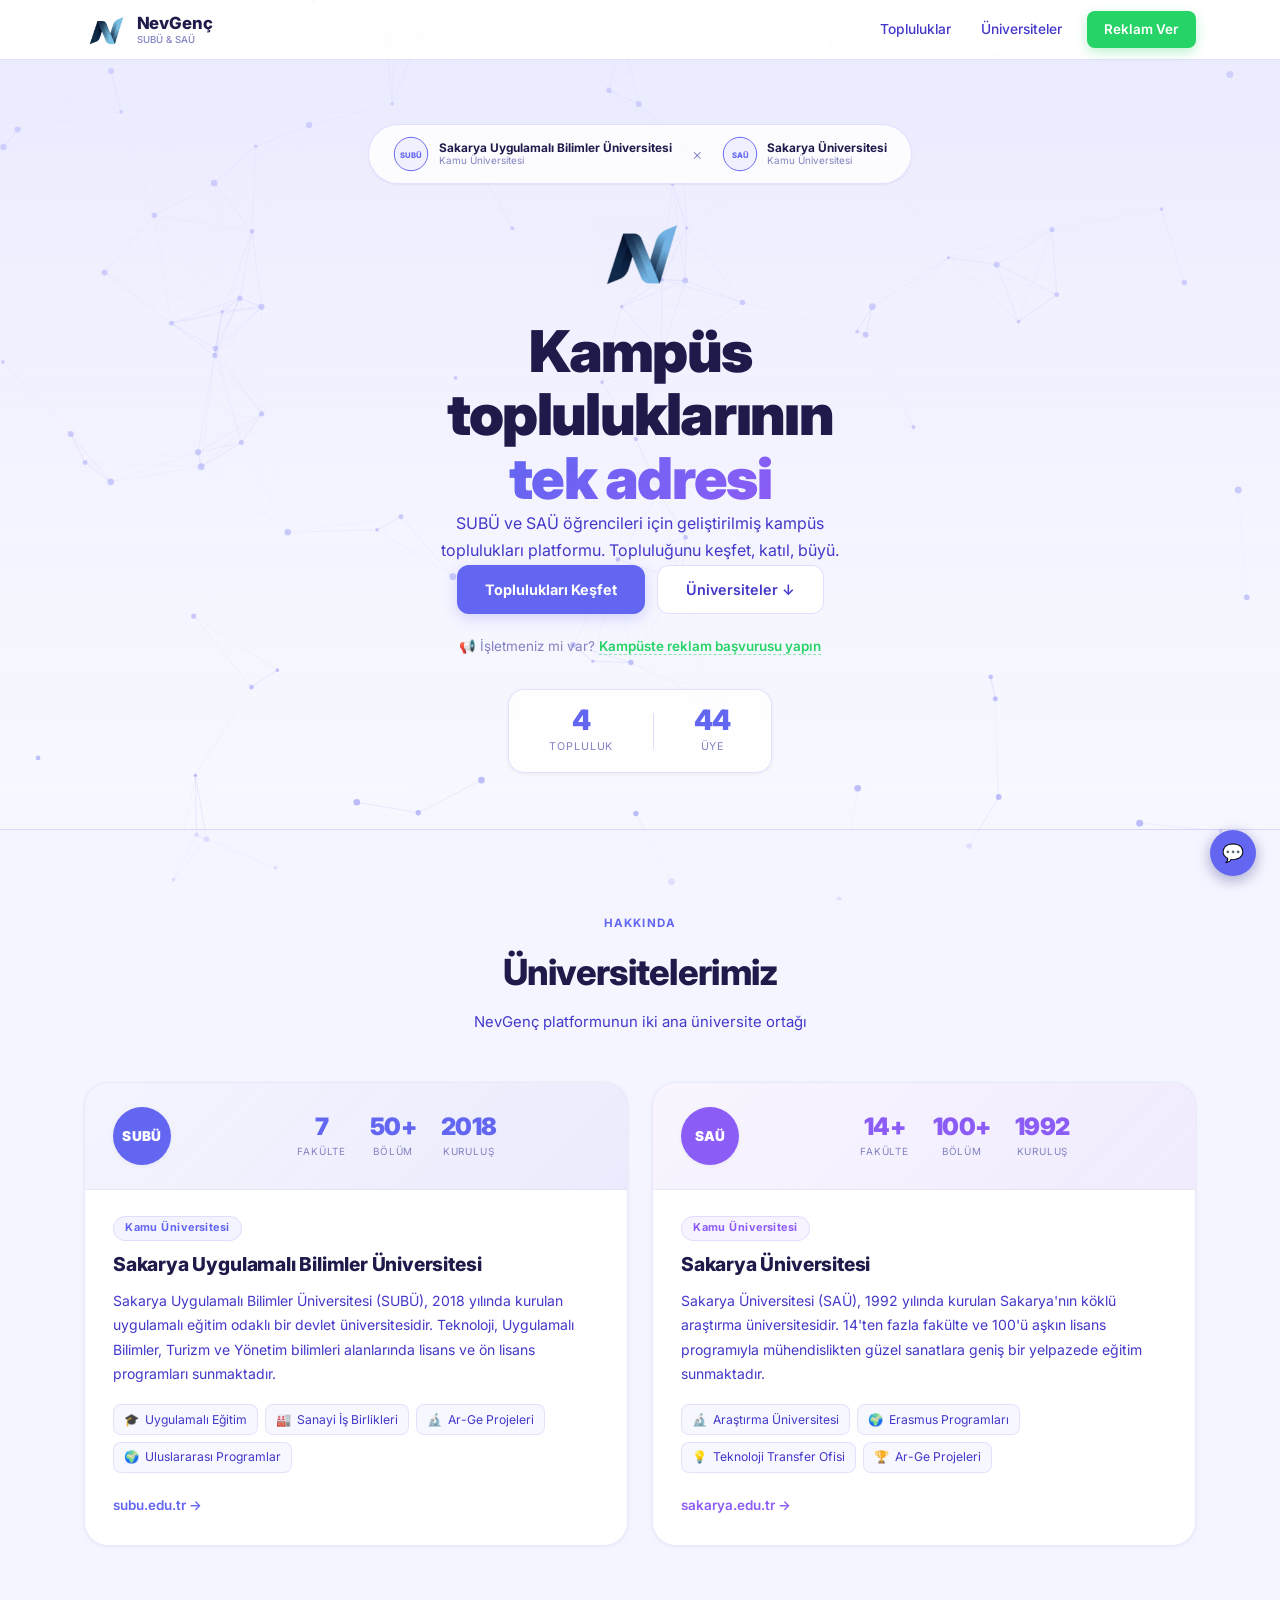
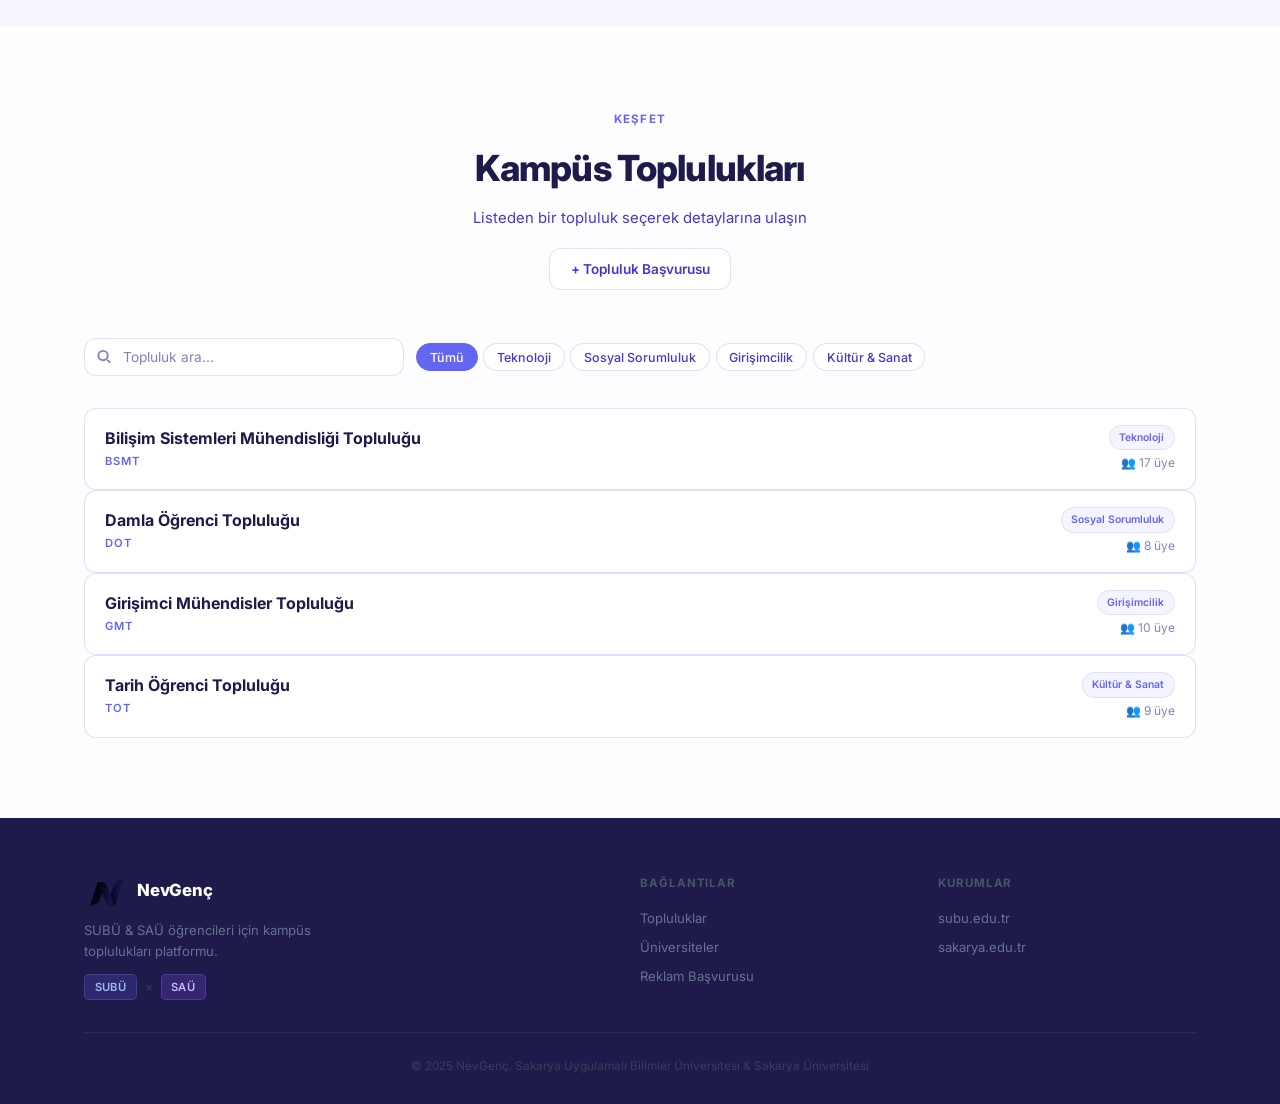
<file: index.html>
<!DOCTYPE html>
<html lang="tr">
<head>
  <meta charset="UTF-8" />
  <meta name="viewport" content="width=device-width, initial-scale=1.0" />
  <title>NevGenç — SUBÜ & SAÜ Kampüs Platformu</title>
  <meta name="description" content="NevGenç — SUBÜ ve SAÜ öğrencileri için topluluk, etkinlik ve indirim platformu." />
  <meta name="robots" content="index, follow" />
  <link rel="canonical" href="https://nevgenc.com/" />
  <meta property="og:title" content="NevGenç — Kampüs Topluluklarının Tek Adresi" />
  <meta property="og:description" content="SUBÜ ve SAÜ öğrencileri için topluluklar, etkinlikler ve belediye fırsatları." />
  <meta property="og:image" content="https://nevgenc.com/logomuz.png" />
  <meta property="og:type" content="website" />
  <meta name="twitter:card" content="summary_large_image" />
  <meta name="twitter:title" content="NevGenç — Kampüs Platformu" />
  <meta name="twitter:image" content="https://nevgenc.com/logomuz.png" />
  <link rel="icon" type="image/png" href="favicon.png" />
  <link rel="preconnect" href="https://fonts.googleapis.com" />
  <link rel="preconnect" href="https://fonts.gstatic.com" crossorigin />
  <link rel="preload" href="https://fonts.googleapis.com/css2?family=Inter:wght@400;600;700;800&display=swap"
        as="style" onload="this.rel='stylesheet'" />
  <noscript>
    <link href="https://fonts.googleapis.com/css2?family=Inter:wght@400;600;700;800&display=swap" rel="stylesheet" />
  </noscript>
  <link rel="stylesheet" href="style.css" />
  <script>(function(){var t=localStorage.getItem('ng-theme')||'geometric';if(t==='default'||t==='dark-red'||t==='starry')t='geometric';document.documentElement.setAttribute('data-theme',t);}());</script>
</head>
<body>
<canvas id="themeCanvas"></canvas>

<!-- NAV -->
<nav class="navbar">
  <div class="nav-container">
    <div class="nav-brand">
      <img src="logomuz.png" alt="NevGenç" class="brand-logo-img" />
      <div class="brand-texts">
        <span class="brand-text">NevGenç</span>
        <span class="brand-sub">SUBÜ & SAÜ</span>
      </div>
    </div>
    <div class="nav-links">
      <a href="#topluluklar" class="nav-link">Topluluklar</a>
      <a href="#universite" class="nav-link">Üniversiteler</a>
      <a href="https://wa.me/905538832657?text=Merhaba%2C%20i%C5%9Fletmem%20i%C3%A7in%20NevGen%C3%A7%27te%20reklam%20ba%C5%9Fvurusu%20yapmak%20istiyorum." class="nav-btn wa" target="_blank" rel="noopener">Reklam Ver</a>
    </div>
    <button class="nav-hamburger" id="hamburger" onclick="toggleMenu()">
      <span></span><span></span><span></span>
    </button>
  </div>
  <div class="nav-mobile" id="navMobile">
    <a href="#topluluklar" onclick="toggleMenu()">Topluluklar</a>
    <a href="#universite" onclick="toggleMenu()">Üniversiteler</a>
    <a href="https://wa.me/905538832657?text=Merhaba%2C%20i%C5%9Fletmem%20i%C3%A7in%20NevGen%C3%A7%27te%20reklam%20ba%C5%9Fvurusu%20yapmak%20istiyorum." class="nav-btn wa" target="_blank" rel="noopener">Reklam Ver</a>
  </div>
</nav>

<!-- HERO -->
<section class="hero-new">
  <div class="hero-inner">
    <div class="partner-bar">
      <div class="partner-item">
        <div class="partner-logo">
          <svg viewBox="0 0 56 56" fill="none">
            <circle cx="28" cy="28" r="26" fill="rgba(0,82,165,0.08)" stroke="#0052A5" stroke-width="1.5"/>
            <text x="50%" y="55%" text-anchor="middle" dominant-baseline="middle" fill="#0052A5" font-size="12" font-weight="800" font-family="Inter">SUBÜ</text>
          </svg>
        </div>
        <div class="partner-info">
          <span class="partner-name">Sakarya Uygulamalı Bilimler Üniversitesi</span>
          <span class="partner-type">Kamu Üniversitesi</span>
        </div>
      </div>
      <div class="partner-x">×</div>
      <div class="partner-item">
        <div class="partner-logo">
          <svg viewBox="0 0 56 56" fill="none">
            <circle cx="28" cy="28" r="26" fill="rgba(0,102,51,0.08)" stroke="#006633" stroke-width="1.5"/>
            <text x="50%" y="55%" text-anchor="middle" dominant-baseline="middle" fill="#006633" font-size="12" font-weight="800" font-family="Inter">SAÜ</text>
          </svg>
        </div>
        <div class="partner-info">
          <span class="partner-name">Sakarya Üniversitesi</span>
          <span class="partner-type">Kamu Üniversitesi</span>
        </div>
      </div>
    </div>

    <div class="hero-content-new">
      <img src="logomuz.png" alt="NevGenç" class="brand-logo-img hero" />
      <h1 class="hero-title-new">
        Kampüs<br>
        topluluklarının<br>
        <span class="gradient-text-new">tek adresi</span>
      </h1>
      <p class="hero-desc-new">
        SUBÜ ve SAÜ öğrencileri için geliştirilmiş kampüs toplulukları platformu.
        Topluluğunu keşfet, katıl, büyü.
      </p>
      <div class="hero-ctas">
        <a href="#topluluklar" class="cta-primary">Toplulukları Keşfet</a>
        <a href="#universite" class="cta-secondary">Üniversiteler ↓</a>
      </div>
      <p class="hero-biz">
        📢 İşletmeniz mi var? <a href="https://wa.me/905538832657?text=Merhaba%2C%20i%C5%9Fletmem%20i%C3%A7in%20NevGen%C3%A7%27te%20reklam%20ba%C5%9Fvurusu%20yapmak%20istiyorum." target="_blank" rel="noopener">Kampüste reklam başvurusu yapın</a>
      </p>
    </div>

    <div class="hero-stats-new" id="heroStats">
      <div class="hstat">
        <span class="hstat-n" id="statCommunities">—</span>
        <span class="hstat-l">Topluluk</span>
      </div>
      <div class="hstat-div"></div>
      <div class="hstat">
        <span class="hstat-n" id="statMembers">—</span>
        <span class="hstat-l">Üye</span>
      </div>
    </div>
  </div>
</section>

<!-- ÜNİVERSİTELER -->
<section class="section about-section" id="universite">
  <div class="container">
    <div class="section-head">
      <p class="section-label">Hakkında</p>
      <h2 class="section-title-main">Üniversitelerimiz</h2>
      <p class="section-sub">NevGenç platformunun iki ana üniversite ortağı</p>
    </div>

    <div class="about-grid">
      <!-- SUBÜ -->
      <div class="about-card2 subu-card2">
        <div class="acard-header blue-header">
          <div class="acard-circle blue-circle">SUBÜ</div>
          <div class="acard-nums">
            <div class="astat2">
              <span class="as2-v">7</span>
              <span class="as2-k">Fakülte</span>
            </div>
            <div class="astat2">
              <span class="as2-v">50+</span>
              <span class="as2-k">Bölüm</span>
            </div>
            <div class="astat2">
              <span class="as2-v">2018</span>
              <span class="as2-k">Kuruluş</span>
            </div>
          </div>
        </div>
        <div class="acard-body">
          <span class="about-tag blue-tag">Kamu Üniversitesi</span>
          <h3 class="about-heading">Sakarya Uygulamalı Bilimler Üniversitesi</h3>
          <p class="about-text">
            Sakarya Uygulamalı Bilimler Üniversitesi (SUBÜ), 2018 yılında kurulan uygulamalı
            eğitim odaklı bir devlet üniversitesidir. Teknoloji, Uygulamalı Bilimler, Turizm
            ve Yönetim bilimleri alanlarında lisans ve ön lisans programları sunmaktadır.
          </p>
          <div class="about-features">
            <div class="afeat"><span>🎓</span><span>Uygulamalı Eğitim</span></div>
            <div class="afeat"><span>🏭</span><span>Sanayi İş Birlikleri</span></div>
            <div class="afeat"><span>🔬</span><span>Ar-Ge Projeleri</span></div>
            <div class="afeat"><span>🌍</span><span>Uluslararası Programlar</span></div>
          </div>
          <a href="https://www.subu.edu.tr" target="_blank" rel="noopener" class="about-link blue-link">subu.edu.tr →</a>
        </div>
      </div>

      <!-- SAÜ -->
      <div class="about-card2 sau-card2">
        <div class="acard-header green-header">
          <div class="acard-circle green-circle">SAÜ</div>
          <div class="acard-nums">
            <div class="astat2">
              <span class="as2-v green-v">14+</span>
              <span class="as2-k">Fakülte</span>
            </div>
            <div class="astat2">
              <span class="as2-v green-v">100+</span>
              <span class="as2-k">Bölüm</span>
            </div>
            <div class="astat2">
              <span class="as2-v green-v">1992</span>
              <span class="as2-k">Kuruluş</span>
            </div>
          </div>
        </div>
        <div class="acard-body">
          <span class="about-tag green-tag">Kamu Üniversitesi</span>
          <h3 class="about-heading">Sakarya Üniversitesi</h3>
          <p class="about-text">
            Sakarya Üniversitesi (SAÜ), 1992 yılında kurulan Sakarya'nın köklü araştırma
            üniversitesidir. 14'ten fazla fakülte ve 100'ü aşkın lisans programıyla
            mühendislikten güzel sanatlara geniş bir yelpazede eğitim sunmaktadır.
          </p>
          <div class="about-features">
            <div class="afeat"><span>🔬</span><span>Araştırma Üniversitesi</span></div>
            <div class="afeat"><span>🌍</span><span>Erasmus Programları</span></div>
            <div class="afeat"><span>💡</span><span>Teknoloji Transfer Ofisi</span></div>
            <div class="afeat"><span>🏆</span><span>Ar-Ge Projeleri</span></div>
          </div>
          <a href="https://www.sakarya.edu.tr" target="_blank" rel="noopener" class="about-link green-link">sakarya.edu.tr →</a>
        </div>
      </div>
    </div>
  </div>
</section>

<!-- TOPLULUKLAR -->
<section class="section communities-section-new" id="topluluklar">
  <div class="container">
    <div class="section-head">
      <p class="section-label">Keşfet</p>
      <h2 class="section-title-main">Kampüs Toplulukları</h2>
      <p class="section-sub">Listeden bir topluluk seçerek detaylarına ulaşın</p>
      <a href="https://wa.me/905538832657?text=Merhaba%2C%20NevGen%C3%A7%20%C3%BCzerinden%20topluluk%20ba%C5%9Fvurusu%20yapmak%20istiyorum." class="cta-apply" target="_blank" rel="noopener">+ Topluluk Başvurusu</a>
    </div>

    <div class="filter-bar">
      <div class="search-wrap">
        <svg class="si" viewBox="0 0 16 16" fill="none" stroke="currentColor" stroke-width="2">
          <circle cx="6.5" cy="6.5" r="5"/><path d="M11 11l3 3"/>
        </svg>
        <input type="text" id="searchInput" placeholder="Topluluk ara…" class="search-input-new" />
      </div>
      <div class="filter-tabs-new" id="filterTabs">
        <button class="ftab active" data-cat="all">Tümü</button>
      </div>
    </div>

    <div class="communities-grid-new list-view" id="communitiesGrid">
      <div class="loading-state"><div class="spinner"></div><p>Topluluklar yükleniyor…</p></div>
    </div>
  </div>
</section>

<!-- FOOTER -->
<footer class="footer-new">
  <div class="container">
    <div class="footer-top">
      <div class="footer-brand-col">
        <div class="footer-brand">
          <img src="logomuz.png" alt="NevGenç" class="brand-logo-img" />
          <span class="brand-text footer-brand-text">NevGenç</span>
        </div>
        <p>SUBÜ & SAÜ öğrencileri için kampüs toplulukları platformu.</p>
        <div class="footer-partners">
          <span class="fp-tag">SUBÜ</span>
          <span class="fp-x">×</span>
          <span class="fp-tag green">SAÜ</span>
        </div>
      </div>
      <div class="footer-links-col">
        <h4>Bağlantılar</h4>
        <a href="#topluluklar">Topluluklar</a>
        <a href="#universite">Üniversiteler</a>
        <a href="https://wa.me/905538832657?text=Merhaba%2C%20i%C5%9Fletmem%20i%C3%A7in%20NevGen%C3%A7%27te%20reklam%20ba%C5%9Fvurusu%20yapmak%20istiyorum." target="_blank" rel="noopener">Reklam Başvurusu</a>
      </div>
      <div class="footer-links-col">
        <h4>Kurumlar</h4>
        <a href="https://www.subu.edu.tr" target="_blank">subu.edu.tr</a>
        <a href="https://www.sakarya.edu.tr" target="_blank">sakarya.edu.tr</a>
      </div>
    </div>
    <div class="footer-bottom">
      <span>© 2025 NevGenç. Sakarya Uygulamalı Bilimler Üniversitesi & Sakarya Üniversitesi</span>
    </div>
  </div>
</footer>

<!-- İLETİŞİM -->
<div class="contact-fab" id="contactFab">
  <button class="contact-fab-btn" onclick="toggleContactPanel()" aria-label="Bizimle İletişime Geçin">
    <span>💬</span>
  </button>
  <div class="contact-panel" id="contactPanel">
    <p class="contact-panel-title">Bizimle İletişime Geçin</p>
    <p class="contact-panel-note">Soruların, önerilerin ve iş birliği için bize ulaşın.</p>
    <a class="contact-item wa" href="https://wa.me/905538832657" target="_blank" rel="noopener">
      <span>📱</span>
      <span>0553 883 26 57</span>
    </a>
    <a class="contact-item" href="mailto:nevgenc54@gmail.com">
      <span>📧</span>
      <span>nevgenc54@gmail.com</span>
    </a>
    <a class="contact-btn wa" href="https://wa.me/905538832657?text=Merhaba%2C%20NevGen%C3%A7%20hakk%C4%B1nda%20bilgi%20almak%20istiyorum." target="_blank" rel="noopener">
      💬 WhatsApp'tan Ulaş
    </a>
    <a class="contact-btn" href="mailto:nevgenc54@gmail.com?subject=NevGenç%20ile%20İletişim">
      ✉️ E-posta Gönder
    </a>
  </div>
</div>

<script src="data.js"></script>
<script>
let allCommunities = [];
let activeCategory = 'all';

function escHtml(str) {
  return String(str ?? '')
    .replace(/&/g, '&amp;')
    .replace(/</g, '&lt;')
    .replace(/>/g, '&gt;')
    .replace(/"/g, '&quot;')
    .replace(/'/g, '&#39;');
}

function loadStats() {
  const totalMembers = COMMUNITIES.reduce((s, c) => s + (c.member_count || 0), 0);
  document.getElementById('statCommunities').textContent = COMMUNITIES.length;
  document.getElementById('statMembers').textContent = totalMembers > 999 ? (totalMembers/1000).toFixed(1)+'K' : totalMembers;
}

function loadCommunities() {
  const sorted = [...COMMUNITIES].sort((a, b) => (a.name || '').localeCompare(b.name || '', 'tr'));
  allCommunities = sorted;
  buildCategoryTabs(sorted);
  renderCommunities(sorted);
}

function buildCategoryTabs(communities) {
  const cats = ['all', ...new Set(communities.map(c => c.category).filter(Boolean))];
  const tabs = document.getElementById('filterTabs');
  tabs.innerHTML = cats.map(cat => `
    <button class="ftab ${cat==='all'?'active':''}" data-cat="${escHtml(cat)}" onclick="filterByCategory('${escHtml(cat)}')">
      ${cat==='all' ? 'Tümü' : escHtml(cat)}
    </button>
  `).join('');
}

function filterByCategory(cat) {
  activeCategory = cat;
  document.querySelectorAll('.ftab').forEach(t => t.classList.toggle('active', t.dataset.cat === cat));
  const q = document.getElementById('searchInput').value.toLowerCase();
  applyFilter(cat, q);
}

document.getElementById('searchInput').addEventListener('input', e => applyFilter(activeCategory, e.target.value.toLowerCase()));

function applyFilter(cat, q) {
  const filtered = allCommunities.filter(c => {
    const matchCat = cat === 'all' || c.category === cat;
    const matchQ = !q || c.name.toLowerCase().includes(q) || (c.description||'').toLowerCase().includes(q);
    return matchCat && matchQ;
  });
  renderCommunities(filtered);
}

function renderCommunities(list) {
  const grid = document.getElementById('communitiesGrid');
  if (!list.length) {
    grid.innerHTML = '<div class="empty-state"><p>Uygun topluluk bulunamadı.</p></div>';
    return;
  }
  grid.innerHTML = list.map(c => communityCard(c)).join('');
}

function communityCard(c) {
  const safeName = escHtml(c.name || '');
  const safeAbbr = escHtml(c.abbreviation || '');
  const cat = escHtml(c.category || 'Genel');
  const memberCount = c.member_count || 0;
  const slug = safeAbbr ? `?slug=${safeAbbr}` : `?id=${c.id}`;
  return `
    <div class="com-list-item">
      <a href="community.html${slug}" class="com-list-link">
        <div class="com-list-main">
          <span class="com-list-name">${safeName}</span>
          <span class="com-list-abbr">${safeAbbr}</span>
        </div>
        <div class="com-list-meta">
          <span class="com-list-cat">${cat}</span>
          <span class="com-list-members">👥 ${memberCount} üye</span>
        </div>
      </a>
    </div>
  `;
}

document.addEventListener('error', e => {
  if (e.target.tagName === 'IMG' && e.target.closest('.com-logo-new')) {
    e.target.style.display = 'none';
    const span = e.target.nextElementSibling;
    if (span) span.style.display = '';
  }
}, true);

loadStats();
loadCommunities();

function toggleMenu() {
  document.getElementById('navMobile').classList.toggle('open');
}
</script>

<script src="themes.js"></script>
</body>
</html>
</file>
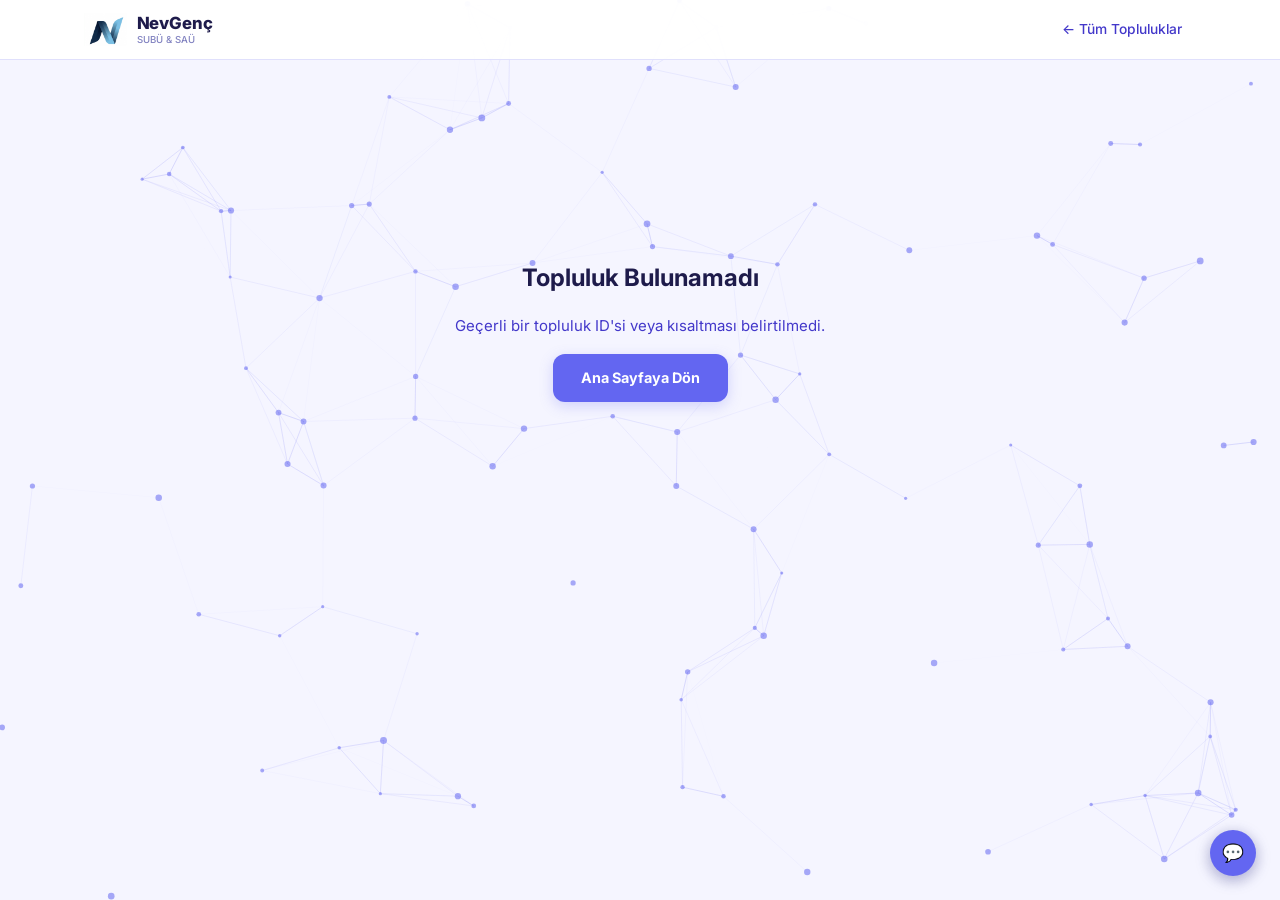
<file: community.html>
<!DOCTYPE html>
<html lang="tr">
<head>
  <meta charset="UTF-8" />
  <meta name="viewport" content="width=device-width, initial-scale=1.0" />
  <title>Topluluk — NevGenç</title>
  <link rel="icon" type="image/png" href="favicon.png" />
  <link rel="preconnect" href="https://fonts.googleapis.com" />
  <link href="https://fonts.googleapis.com/css2?family=Inter:wght@300;400;500;600;700;800;900&display=swap" rel="stylesheet" />
  <link rel="stylesheet" href="style.css" />
  <script>(function(){var t=localStorage.getItem('ng-theme')||'geometric';if(t==='default'||t==='dark-red'||t==='starry')t='geometric';document.documentElement.setAttribute('data-theme',t);}());</script>
</head>
<body>
<canvas id="themeCanvas"></canvas>

<!-- NAVİGASYON -->
<nav class="navbar">
  <div class="nav-container">
    <div class="nav-brand">
      <a href="index.html" style="text-decoration:none;display:flex;align-items:center;gap:10px;">
        <img src="logomuz.png" alt="NevGenç" class="brand-logo-img" />
        <div class="brand-texts">
          <span class="brand-text">NevGenç</span>
          <span class="brand-sub">SUBÜ & SAÜ</span>
        </div>
      </a>
    </div>
    <div class="nav-links">
      <a href="index.html#topluluklar" class="nav-link">← Tüm Topluluklar</a>
    </div>
    <button class="nav-hamburger" id="hamburger" onclick="toggleMenu()">
      <span></span><span></span><span></span>
    </button>
  </div>
  <div class="nav-mobile" id="navMobile">
    <a href="index.html#topluluklar" onclick="toggleMenu()">← Tüm Topluluklar</a>
  </div>
</nav>

<!-- İÇERİK -->
<div id="pageContent">
  <div class="loading-full">
    <div class="spinner large-spin"></div>
    <p>Topluluk bilgileri yükleniyor…</p>
  </div>
</div>

<script src="data.js"></script>
<script>
const params = new URLSearchParams(window.location.search);
const communityId = params.get('id');
const communitySlug = params.get('slug');

if (!communityId && !communitySlug) {
  document.getElementById('pageContent').innerHTML = `
    <div class="not-found">
      <h2>Topluluk Bulunamadı</h2>
      <p>Geçerli bir topluluk ID'si veya kısaltması belirtilmedi.</p>
      <a href="index.html" class="cta-primary">Ana Sayfaya Dön</a>
    </div>
  `;
} else {
  loadCommunityPage(communityId, communitySlug);
}

function loadCommunityPage(id, slug) {
  let community;
  let numericId;
  if (slug) {
    community = COMMUNITIES.find(c => c.abbreviation === slug);
    numericId = community ? community.id : null;
  } else if (id) {
    numericId = Number(id);
    community = COMMUNITIES.find(c => c.id === numericId);
  }
  if (!community || !numericId) {
    document.getElementById('pageContent').innerHTML = `
      <div class="not-found">
        <h2>Topluluk Bulunamadı</h2>
        <p>Bu topluluk mevcut değil veya silinmiş olabilir.</p>
        <a href="index.html" class="cta-primary">Ana Sayfaya Dön</a>
      </div>
    `;
    return;
  }
  const events = EVENTS
    .filter(e => e.community_id === numericId)
    .sort((a, b) => (a.event_date || '').localeCompare(b.event_date || ''));
  const posts = POSTS
    .filter(p => p.community_id === numericId)
    .sort((a, b) => (b.created_at || '').localeCompare(a.created_at || ''));

  document.title = community.name + " — NevGenç";

  const now = new Date();
  const upcomingEvents = (events || []).filter(e => new Date(e.event_date) >= now);
  const pastEvents = (events || []).filter(e => new Date(e.event_date) < now);
  const mediaPosts = (posts || []).filter(p => p.image_url || p.event_image);
  const textPosts = (posts || []).filter(p => p.content);

  // HERO / LOGO
  const _safeName    = escHtml(community.name);
  const _safeInitial = escHtml(community.name.charAt(0));
  const logoEl = community.logo_path
    ? '<img src="' + escHtml(community.logo_path) + '" alt="' + _safeName + '" onerror="this.parentElement.innerHTML=\'<span class=\'com-hero-initial\'>' + _safeInitial + '</span>\'" />'
    : '<span class="com-hero-initial">' + _safeInitial + '</span>';

  // ---- TEMPLATE ----
  document.getElementById('pageContent').innerHTML = `

    <!-- KART BAŞLIK -->
    <div class="com-card-page">
      <div class="com-card-header">
        <div class="com-card-logo">${logoEl}</div>
        <div class="com-card-main">
          <div class="com-card-cat">${escHtml(community.category || 'Genel')}</div>
          <h1 class="com-card-name">${_safeName}</h1>
          <div class="com-card-meta">
            <span>👑 ${escHtml(community.chairman_name || 'Belirtilmemiş')}</span>
            <span class="dot">·</span>
            <span>👥 ${community.member_count || 0} üye</span>
            <span class="dot">·</span>
            <span>⭐ ${(community.score||0).toFixed(0)} puan</span>
          </div>
        </div>
        ${community.abbreviation ? `<div class="com-card-abbr">${escHtml(community.abbreviation)}</div>` : ''}
      </div>

      <!-- İLETİŞİM HIZLI -->
      ${(community.contact_info || community.social_instagram || community.social_twitter || community.social_linkedin) ? `
      <div class="com-card-contact">
        ${community.contact_info ? `<a class="com-contact-link" href="tel:${community.contact_info.replace(/\s/g,'')}">📱 ${escHtml(community.contact_info)}</a>` : ''}
        ${community.social_instagram ? `<a class="com-contact-link" href="https://instagram.com/${encodeURIComponent(community.social_instagram.replace('@',''))}" target="_blank" rel="noopener">📸 ${escHtml(community.social_instagram)}</a>` : ''}
        ${community.social_twitter ? `<a class="com-contact-link" href="https://twitter.com/${encodeURIComponent(community.social_twitter.replace('@',''))}" target="_blank" rel="noopener">🐦 ${escHtml(community.social_twitter)}</a>` : ''}
        ${community.social_linkedin ? `<a class="com-contact-link" href="${escHtml(community.social_linkedin)}" target="_blank" rel="noopener">💼 LinkedIn</a>` : ''}
      </div>` : ''}

      <!-- ANA GRID: 2 sütun (desktop), 1 sütun (mobile) -->
      <div class="com-card-grid">

        <!-- SOL: Hakkında + Yönetim + İstatistikler -->
        <div class="com-card-col">

          <!-- HAKKINDA -->
          <div class="com-card-section">
            <h2 class="com-card-section-title">📖 Hakkımızda</h2>
            <p class="com-card-desc">${escHtml(community.description || 'Bu topluluk henüz açıklama eklememiş.')}</p>
          </div>

          <!-- YÖNETİM EKİBİ -->
          <div class="com-card-section">
            <h2 class="com-card-section-title">👥 Yönetim Ekibi</h2>
            <div class="com-team-list">
              <div class="com-team-member">
                <span class="com-team-avatar crown">👑</span>
                <div>
                  <div class="com-team-role">Başkan</div>
                  <div class="com-team-name">${escHtml(community.chairman_name || 'Belirtilmemiş')}</div>
                </div>
              </div>
              ${community.vice_chairman_name ? `
              <div class="com-team-member">
                <span class="com-team-avatar">🥈</span>
                <div>
                  <div class="com-team-role">Başkan Yardımcısı</div>
                  <div class="com-team-name">${escHtml(community.vice_chairman_name)}</div>
                </div>
              </div>` : ''}
              ${community.secretary_name ? `
              <div class="com-team-member">
                <span class="com-team-avatar">📲</span>
                <div>
                  <div class="com-team-role">Sosyal Medya</div>
                  <div class="com-team-name">${escHtml(community.secretary_name)}</div>
                </div>
              </div>` : ''}
              ${community.member3_name ? `
              <div class="com-team-member">
                <span class="com-team-avatar">📰</span>
                <div>
                  <div class="com-team-role">Haber & Bilgi</div>
                  <div class="com-team-name">${escHtml(community.member3_name)}</div>
                </div>
              </div>` : ''}
              ${community.member4_name ? `
              <div class="com-team-member">
                <span class="com-team-avatar">📞</span>
                <div>
                  <div class="com-team-role">İletişim</div>
                  <div class="com-team-name">${escHtml(community.member4_name)}</div>
                </div>
              </div>` : ''}
            </div>
          </div>

          <!-- İSTATİSTİKLER -->
          <div class="com-card-section com-card-stats">
            <h2 class="com-card-section-title">📊 İstatistikler</h2>
            <div class="com-stats-grid">
              <div class="com-stat"><span class="com-stat-label">Üye</span><strong class="com-stat-value">${community.member_count||0}</strong></div>
              <div class="com-stat"><span class="com-stat-label">Puan</span><strong class="com-stat-value">${(community.score||0).toFixed(1)}</strong></div>
              <div class="com-stat"><span class="com-stat-label">Etkinlik</span><strong class="com-stat-value">${(events||[]).length}</strong></div>
              <div class="com-stat"><span class="com-stat-label">Paylaşım</span><strong class="com-stat-value">${(posts||[]).length}</strong></div>
            </div>
          </div>

        </div>

        <!-- SAĞ: Yaklaşan Etkinlikler + Galeri + Son Paylaşımlar -->
        <div class="com-card-col">

          <!-- YAKLAŞAN ETKİNLİKLER -->
          <div class="com-card-section">
            <h2 class="com-card-section-title">📅 Yaklaşan Etkinlikler</h2>
            ${upcomingEvents.length === 0
              ? '<p class="com-card-empty">Yaklaşan etkinlik yok.</p>'
              : upcomingEvents.slice(0,3).map(e => {
                  const d = new Date(e.event_date);
                  const dateStr = d.toLocaleDateString('tr-TR', {day:'numeric',month:'short'});
                  const timeStr = d.toLocaleTimeString('tr-TR', {hour:'2-digit',minute:'2-digit'});
                  return `
                    <div class="com-event-card">
                      ${e.image_url ? '<img src="' + escHtml(e.image_url) + '" class="com-event-img" alt="' + escHtml(e.title) + '" />' : ''}
                      <div class="com-event-body">
                        <div class="com-event-title">${escHtml(e.title)}</div>
                        <div class="com-event-meta">📅 ${dateStr} ${timeStr}</div>
                        ${e.location ? '<div class="com-event-meta">📍 ' + escHtml(e.location) + '</div>' : ''}
                      </div>
                    </div>
                  `;
                }).join('')
            }
          </div>

          <!-- FOTOĞRAF GALERİSİ (max 4) -->
          ${mediaPosts.length > 0 ? `
          <div class="com-card-section">
            <h2 class="com-card-section-title">🖼️ Fotoğraflar</h2>
            <div class="com-gallery-mini">
              ${mediaPosts.slice(0,4).map(p => {
                const img = p.event_image || p.image_url;
                const date = new Date(p.created_at).toLocaleDateString('tr-TR', {day:'numeric',month:'long',year:'numeric'});
                return `
                  <div class="com-gallery-item" onclick="openLightbox('${escapeStr(img)}','${escapeStr(p.content||'')}','${escapeStr(date)}')">
                    <img src="${escHtml(img)}" alt="Topluluk görseli" loading="lazy" />
                    <div class="gallery-overlay"><span>🔍</span></div>
                  </div>
                `;
              }).join('')}
            </div>
          </div>` : ''}

          <!-- SON PAYLAŞIMLAR (max 3) -->
          ${textPosts.length > 0 ? `
          <div class="com-card-section">
            <h2 class="com-card-section-title">📣 Son Paylaşımlar</h2>
            <div class="com-posts-mini">
              ${textPosts.slice(0,3).map(p => {
                const img = p.event_image || p.image_url;
                const date = new Date(p.created_at).toLocaleDateString('tr-TR', {day:'numeric',month:'short'});
                return `
                  <div class="com-post-mini">
                    ${img ? '<img src="' + escHtml(img) + '" class="com-post-img" alt="" />' : ''}
                    <div class="com-post-body">
                      <p class="com-post-text">${escHtml(p.content)}</p>
                      <div class="com-post-foot">
                        <span>🗓️ ${date}</span>
                        ${p.support_count > 0 ? '<span>💜 ' + p.support_count + '</span>' : ''}
                      </div>
                    </div>
                  </div>
                `;
              }).join('')}
            </div>
          </div>` : ''}

        </div>
      </div>

      <!-- GEÇMİŞ ETKİNLİKLER (altta, daraltılmış) -->
      ${pastEvents.length > 0 ? `
      <div class="com-card-section com-card-past">
        <h2 class="com-card-section-title">🗓️ Geçmiş Etkinlikler</h2>
        <div class="com-past-list">
          ${pastEvents.slice(0,4).map(e => {
            const d = new Date(e.event_date);
            const dateStr = d.toLocaleDateString('tr-TR', {day:'numeric',month:'short',year:'numeric'});
            return `
              <div class="com-past-item">
                ${e.image_url ? '<img src="' + escHtml(e.image_url) + '" class="com-past-img" alt="' + escHtml(e.title) + '" />' : '<div class="com-past-placeholder">📅</div>'}
                <div class="com-past-body">
                  <div class="com-past-title">${escHtml(e.title)}</div>
                  <div class="com-past-meta">📅 ${dateStr}${e.location ? ' · 📍 ' + escHtml(e.location) : ''}</div>
                </div>
              </div>
            `;
          }).join('')}
        </div>
      </div>` : ''}

    </div>

    <!-- LİGHTBOX -->
    <div class="lightbox" id="lightbox" onclick="closeLightbox()">
      <button class="lb-close" onclick="closeLightbox()">✕</button>
      <div class="lb-inner" onclick="event.stopPropagation()">
        <img id="lbImg" src="" alt="" />
        <div class="lb-caption" id="lbCaption"></div>
        <div class="lb-date" id="lbDate"></div>
      </div>
    </div>

    <!-- FOOTER -->
    <footer class="footer-new">
      <div class="container">
        <div class="footer-top">
          <div class="footer-brand-col">
            <div class="footer-brand">
              <div class="brand-icon">N</div>
              <span class="brand-text">NevGenç</span>
            </div>
            <p>SUBÜ & SAÜ öğrencileri için kampüs toplulukları platformu.</p>
          </div>
          <div class="footer-links-col">
            <h4>Bağlantılar</h4>
            <a href="index.html#topluluklar">Tüm Topluluklar</a>
            <a href="index.html#universite">Üniversiteler</a>
          </div>
        </div>
        <div class="footer-bottom">
          <span>© 2025 NevGenç. Sakarya Uygulamalı Bilimler Üniversitesi & Sakarya Üniversitesi</span>
        </div>
      </div    </footer>
  `;
}

function escapeStr(s) { return s.replace(/'/g, "\\'").replace(/"/g, '\\"'); }

function escHtml(str) {
  return String(str ?? '')
    .replace(/&/g, '&')
    .replace(/</g, '<')
    .replace(/>/g, '>')
    .replace(/"/g, '"')
    .replace(/'/g, "\\'");
}

function openLightbox(src, caption, date) {
  document.getElementById('lbImg').src = src;
  document.getElementById('lbCaption').textContent = caption || '';
  document.getElementById('lbDate').textContent = date || '';
  document.getElementById('lightbox').classList.add('active');
  document.body.style.overflow = 'hidden';
}

function closeLightbox() {
  document.getElementById('lightbox').classList.remove('active');
  document.body.style.overflow = '';
}

document.addEventListener('keydown', e => { if (e.key === 'Escape') closeLightbox(); });

function toggleMenu() {
  document.getElementById('navMobile').classList.toggle('open');
}
</script>

<!-- İLETİŞİM FAB -->
<div class="contact-fab" id="contactFab">
  <button class="contact-fab-btn" onclick="toggleContactPanel()" aria-label="Bizimle İletişime Geçin">
    <span>💬</span>
  </button>
  <div class="contact-panel" id="contactPanel">
    <p class="contact-panel-title">Bizimle İletişime Geçin</p>
    <p class="contact-panel-note">Soruların, önerilerin ve iş birliği için bize ulaşın.</p>
    <a class="contact-item wa" href="https://wa.me/905538832657" target="_blank" rel="noopener">
      <span>📱</span>
      <span>0553 883 26 57</span>
    </a>
    <a class="contact-item" href="mailto:nevgenc54@gmail.com">
      <span>📧</span>
      <span>nevgenc54@gmail.com</span>
    </a>
    <a class="contact-btn wa" href="https://wa.me/905538832657?text=Merhaba%2C%20NevGen%C3%A7%20hakk%C4%B1nda%20bilgi%20almak%20istiyorum." target="_blank" rel="noopener">
      💬 WhatsApp'tan Ulaş
    </a>
    <a class="contact-btn" href="mailto:nevgenc54@gmail.com?subject=NevGen%C3%A7%20ile%20İletişim">
      ✉️ E-posta Gönder
    </a>
  </div>
</div>
<script src="themes.js"></script>
</body>
</html>
</file>
<file: style.css>
/* ═══════════════════════════════════════════════
   RESET & VARIABLES
═══════════════════════════════════════════════ */
*, *::before, *::after { box-sizing: border-box; margin: 0; padding: 0; }

:root {
  /* Brand */
  --blue:       #0052A5;
  --blue-50:    #EFF6FF;
  --blue-100:   #DBEAFE;
  --blue-600:   #1D4ED8;
  --sau:        #006633;
  --sau-50:     #F0FDF4;
  --sau-100:    #DCFCE7;

  /* Legacy aliases (admin/community pages) */
  --subu:       #0052A5;
  --subu-pale:  #EFF6FF;

  /* Neutrals */
  --white:    #FFFFFF;
  --bg:       #F8FAFC;
  --border:   #E2E8F0;
  --border-2: #F1F5F9;

  /* Text */
  --ink:   #0F172A;
  --ink-2: #475569;
  --ink-3: #94A3B8;

  /* Semantic */
  --success: #059669;
  --error:   #DC2626;
  --warning: #D97706;

  /* Shape */
  --r-sm: 8px;
  --r:    12px;
  --r-lg: 16px;
  --r-xl: 24px;

  /* Shadow */
  --sh-xs: 0 1px 2px rgba(0,0,0,0.05);
  --sh-sm: 0 1px 4px rgba(0,0,0,0.06);
  --sh:    0 2px 8px rgba(0,0,0,0.06), 0 1px 3px rgba(0,0,0,0.04);
  --sh-md: 0 4px 16px rgba(0,0,0,0.07), 0 2px 6px rgba(0,0,0,0.04);
  --sh-lg: 0 10px 32px rgba(0,0,0,0.09), 0 4px 12px rgba(0,0,0,0.04);
  --sh-blue: 0 4px 14px rgba(0,82,165,0.25);

  /* Layout */
  --nav-h: 60px;
}

html { scroll-behavior: smooth; }

body {
  font-family: 'Inter', -apple-system, BlinkMacSystemFont, sans-serif;
  background: var(--white);
  color: var(--ink);
  line-height: 1.65;
  font-size: 15px;
  -webkit-font-smoothing: antialiased;
}

a { color: inherit; text-decoration: none; }

.container {
  max-width: 1160px;
  margin: 0 auto;
  padding: 0 1.5rem;
}

/* ═══════════════════════════════════════════════
   NAVBAR
═══════════════════════════════════════════════ */
.navbar {
  position: sticky;
  top: 0;
  z-index: 200;
  height: var(--nav-h);
  background: rgba(255,255,255,0.92);
  backdrop-filter: blur(20px);
  -webkit-backdrop-filter: blur(20px);
  border-bottom: 1px solid var(--border);
}

.nav-container {
  max-width: 1160px;
  margin: 0 auto;
  padding: 0 1.5rem;
  height: 100%;
  display: flex;
  align-items: center;
  justify-content: space-between;
}

.nav-brand { display: flex; align-items: center; gap: 10px; }

.brand-icon {
  width: 34px; height: 34px;
  background: var(--blue);
  border-radius: 9px;
  display: flex; align-items: center; justify-content: center;
  font-weight: 800; font-size: 15px; color: #fff; flex-shrink: 0;
  letter-spacing: -0.5px;
}
.brand-icon.small  { width: 28px; height: 28px; font-size: 12px; border-radius: 7px; }
.brand-icon.large  { width: 52px; height: 52px; font-size: 20px; border-radius: 13px; }

.brand-logo-img { height: 34px; width: auto; flex-shrink: 0; object-fit: contain; mix-blend-mode: multiply; }
.brand-logo-img.large { height: 52px; }
.brand-logo-img.hero  { height: 72px; margin-bottom: 1.5rem; }

.brand-texts { display: flex; flex-direction: column; line-height: 1.2; }
.brand-text  { font-size: 1.05rem; font-weight: 800; color: var(--ink); letter-spacing: -0.01em; }
.brand-sub   { font-size: 0.6rem; color: var(--ink-3); font-weight: 500; margin-top: 1px; }

.nav-links { display: flex; align-items: center; gap: 2px; }

.nav-link {
  padding: 0.42rem 0.9rem;
  color: var(--ink-2); font-size: 0.86rem; font-weight: 500;
  border-radius: var(--r-sm);
  transition: background 0.15s, color 0.15s;
}
.nav-link:hover { background: var(--bg); color: var(--ink); }

.nav-btn {
  background: var(--blue); color: #fff;
  border: none; padding: 0.46rem 1.1rem;
  border-radius: var(--r-sm); font-size: 0.84rem; font-weight: 600;
  cursor: pointer; transition: background 0.15s, transform 0.1s;
  margin-left: 0.5rem; font-family: inherit;
}
.nav-btn:hover { background: var(--blue-600); transform: translateY(-1px); }
.nav-btn.wa { background: #25D366; box-shadow: 0 4px 12px rgba(37, 211, 102, 0.3); }
.nav-btn.wa:hover { background: #1fb457; }
.nav-btn.danger { background: var(--error); }
.nav-btn.danger:hover { background: #b91c1c; }

.nav-hamburger {
  display: none;
  flex-direction: column; justify-content: center; align-items: center; gap: 4px;
  width: 36px; height: 36px;
  background: none; border: 1px solid var(--border);
  border-radius: var(--r-sm); cursor: pointer;
}
.nav-hamburger span {
  display: block; width: 16px; height: 1.5px;
  background: var(--ink-2); border-radius: 2px;
}

.nav-mobile {
  display: none; flex-direction: column;
  padding: 0.5rem 1.5rem 1rem;
  border-top: 1px solid var(--border);
  background: var(--white);
}
.nav-mobile.open { display: flex; }
.nav-mobile a {
  padding: 0.7rem 0; color: var(--ink-2); font-size: 0.9rem; font-weight: 500;
  border-bottom: 1px solid var(--border-2); transition: color 0.15s;
}
.nav-mobile a:last-child { border-bottom: none; }
.nav-mobile a:hover { color: var(--blue); }

@media (max-width: 720px) {
  .nav-links { display: none; }
  .nav-hamburger { display: flex; }
}

/* ═══════════════════════════════════════════════
   HERO
═══════════════════════════════════════════════ */
.hero-new {
  background: linear-gradient(180deg, #EEF2FF 0%, #F5F7FF 35%, #FFFFFF 75%);
  border-bottom: 1px solid var(--border);
  padding: 4rem 1.5rem 3.5rem;
  text-align: center;
}

.hero-inner {
  max-width: 640px;
  margin: 0 auto;
  display: flex;
  flex-direction: column;
  align-items: center;
  gap: 2rem;
}

/* Partner Bar */
.partner-bar {
  display: inline-flex; align-items: center;
  gap: 1.25rem; flex-wrap: wrap; justify-content: center;
  padding: 0.7rem 1.5rem;
  background: var(--white);
  border: 1px solid var(--border);
  border-radius: 50px;
  box-shadow: var(--sh-xs);
}

.partner-item { display: flex; align-items: center; gap: 0.6rem; }
.partner-logo { width: 36px; height: 36px; flex-shrink: 0; }
.partner-logo svg { width: 100%; height: 100%; }
.partner-info { display: flex; flex-direction: column; text-align: left; line-height: 1.2; }
.partner-name { font-size: 0.74rem; font-weight: 700; color: var(--ink); }
.partner-type { font-size: 0.62rem; color: var(--ink-3); }
.partner-x { font-size: 1rem; color: var(--ink-3); font-weight: 300; }

/* Hero Content */
.hero-content-new { }

.hero-title-new {
  font-size: clamp(2.2rem, 5.5vw, 3.6rem);
  font-weight: 900;
  line-height: 1.1;
  color: var(--ink);
  letter-spacing: -0.03em;
}

.gradient-text-new {
  background: linear-gradient(135deg, var(--blue) 0%, #3B82F6 100%);
  -webkit-background-clip: text;
  -webkit-text-fill-color: transparent;
  background-clip: text;
}

.hero-desc-new {
  color: var(--ink-2);
  font-size: 1rem;
  line-height: 1.7;
  max-width: 420px;
  margin: 0 auto;
}

.hero-ctas {
  display: flex; gap: 0.75rem;
  justify-content: center; flex-wrap: wrap;
}

.cta-primary {
  padding: 0.75rem 1.75rem;
  background: var(--blue); color: #fff;
  border-radius: var(--r); font-weight: 700; font-size: 0.9rem;
  box-shadow: var(--sh-blue);
  transition: background 0.15s, transform 0.1s;
  display: inline-flex; align-items: center; gap: 0.4rem;
  border: none; cursor: pointer; font-family: inherit;
}
.cta-primary:hover { background: var(--blue-600); transform: translateY(-1px); }

.cta-secondary {
  padding: 0.75rem 1.75rem;
  background: var(--white); border: 1.5px solid var(--border);
  color: var(--ink-2); border-radius: var(--r); font-weight: 600; font-size: 0.9rem;
  transition: border-color 0.15s, background 0.15s, color 0.15s;
  display: inline-flex; align-items: center; gap: 0.4rem;
}
.cta-secondary:hover { border-color: var(--blue); color: var(--blue); background: var(--blue-50); }

/* Apply button in communities */
.cta-apply {
  display: inline-flex; align-items: center; gap: 0.35rem;
  margin-top: 1.1rem;
  padding: 0.55rem 1.3rem;
  background: var(--white); border: 1.5px solid var(--border);
  color: var(--ink-2); border-radius: var(--r); font-weight: 600; font-size: 0.85rem;
  cursor: pointer; font-family: inherit;
  text-decoration: none;
  transition: border-color 0.15s, color 0.15s, background 0.15s;
}
.cta-apply:hover { border-color: var(--blue); color: var(--blue); background: var(--blue-50); }

/* Hero — işletmeler için reklam başvurusu */
.hero-biz {
  margin-top: 1.3rem;
  font-size: 0.84rem;
  color: var(--ink-3);
}
.hero-biz a {
  color: #25D366;
  font-weight: 600;
  text-decoration: none;
  border-bottom: 1px dashed rgba(37, 211, 102, 0.5);
  transition: border-color 0.15s, color 0.15s;
}
.hero-biz a:hover { border-bottom-color: #25D366; }

/* Hero Stats */
.hero-stats-new {
  display: inline-flex; align-items: center; gap: 2.5rem;
  padding: 1rem 2.5rem;
  background: var(--white);
  border: 1px solid var(--border);
  border-radius: var(--r-lg);
  box-shadow: var(--sh-sm);
}
.hstat { text-align: center; }
.hstat-n { display: block; font-size: 1.75rem; font-weight: 900; color: var(--blue); letter-spacing: -0.03em; line-height: 1; }
.hstat-l { font-size: 0.67rem; color: var(--ink-3); text-transform: uppercase; letter-spacing: 0.08em; margin-top: 4px; display: block; }
.hstat-div { width: 1px; height: 36px; background: var(--border); }

/* ═══════════════════════════════════════════════
   SECTION COMMONS
═══════════════════════════════════════════════ */
.section { padding: 5rem 0; }
.about-section { background: var(--bg); }
.communities-section-new { background: var(--white); }

.section-head { text-align: center; margin-bottom: 3rem; }

.section-label {
  display: inline-block;
  font-size: 0.72rem; font-weight: 700;
  color: var(--blue); text-transform: uppercase; letter-spacing: 0.1em;
  margin-bottom: 0.6rem;
}

.section-title-main {
  font-size: clamp(1.6rem, 3.5vw, 2.25rem);
  font-weight: 800; color: var(--ink);
  letter-spacing: -0.02em; margin-bottom: 0.5rem;
}

.section-sub { color: var(--ink-2); font-size: 0.93rem; }

/* ═══════════════════════════════════════════════
   UNIVERSITY CARDS — NEW SIDE-BY-SIDE GRID
═══════════════════════════════════════════════ */
.about-grid {
  display: grid;
  grid-template-columns: 1fr 1fr;
  gap: 1.5rem;
}

@media (max-width: 900px) {
  .about-grid { grid-template-columns: 1fr; }
}

.about-card2 {
  background: var(--white);
  border: 1px solid var(--border);
  border-radius: var(--r-xl);
  overflow: hidden;
  box-shadow: var(--sh-sm);
  transition: transform 0.2s ease, box-shadow 0.2s ease, border-color 0.2s;
}
.about-card2:hover {
  transform: translateY(-3px);
  box-shadow: var(--sh-lg);
}
.subu-card2:hover { border-color: var(--blue); }
.sau-card2:hover  { border-color: var(--sau); }

.acard-header {
  padding: 1.5rem 1.75rem;
  display: flex;
  align-items: center;
  gap: 1.5rem;
  border-bottom: 1px solid rgba(0,0,0,0.05);
}
.blue-header  { background: linear-gradient(135deg, #EFF6FF 0%, #DBEAFE 100%); }
.green-header { background: linear-gradient(135deg, #F0FDF4 0%, #DCFCE7 100%); }

.acard-circle {
  width: 58px; height: 58px;
  border-radius: 50%;
  display: flex; align-items: center; justify-content: center;
  font-size: 0.85rem; font-weight: 900;
  flex-shrink: 0; letter-spacing: 0.02em;
  box-shadow: var(--sh-sm);
}
.blue-circle  { background: var(--blue); color: #fff; }
.green-circle { background: var(--sau); color: #fff; }

.acard-nums { display: flex; gap: 1.5rem; flex: 1; justify-content: center; }
.astat2 { text-align: center; }
.as2-v { display: block; font-size: 1.5rem; font-weight: 900; color: var(--blue); line-height: 1.1; letter-spacing: -0.02em; }
.as2-v.green-v { color: var(--sau); }
.as2-k { display: block; font-size: 0.62rem; color: var(--ink-3); text-transform: uppercase; letter-spacing: 0.08em; margin-top: 3px; }

.acard-body { padding: 1.5rem 1.75rem 1.75rem; }

.about-tag {
  display: inline-block; padding: 0.18rem 0.7rem;
  border-radius: 50px; font-size: 0.68rem; font-weight: 700;
  letter-spacing: 0.04em; margin-bottom: 0.65rem;
}
.blue-tag  { background: var(--blue-50);  border: 1px solid var(--blue-100); color: var(--blue); }
.green-tag { background: var(--sau-50);   border: 1px solid var(--sau-100);  color: var(--sau); }

.about-heading { font-size: 1.2rem; font-weight: 800; color: var(--ink); margin-bottom: 0.75rem; letter-spacing: -0.01em; line-height: 1.3; }
.about-text { color: var(--ink-2); font-size: 0.875rem; line-height: 1.75; margin-bottom: 1.1rem; }

.about-features {
  display: flex; flex-wrap: wrap; gap: 0.4rem; margin-bottom: 1.25rem;
}
.afeat {
  display: flex; align-items: center; gap: 0.35rem;
  padding: 0.28rem 0.65rem;
  background: var(--bg); border: 1px solid var(--border);
  border-radius: var(--r-sm); font-size: 0.76rem; color: var(--ink-2);
}

.about-link {
  display: inline-flex; align-items: center; gap: 0.2rem;
  font-size: 0.84rem; font-weight: 600;
  transition: opacity 0.15s;
}
.about-link:hover { opacity: 0.7; }
.blue-link  { color: var(--blue); }
.green-link { color: var(--sau); }

/* Legacy about-card styles (kept for any remaining usage) */
.about-card { display: none; }

/* ═══════════════════════════════════════════════
   COMMUNITIES
═══════════════════════════════════════════════ */
.filter-bar {
  display: flex; align-items: center; gap: 0.75rem; flex-wrap: wrap;
  margin-bottom: 2rem;
}

.search-wrap {
  position: relative; flex: 1; min-width: 180px; max-width: 320px;
}
.si {
  position: absolute; left: 0.8rem; top: 50%; transform: translateY(-50%);
  width: 15px; height: 15px; color: var(--ink-3); pointer-events: none;
}
.search-input-new {
  width: 100%; padding: 0.6rem 0.85rem 0.6rem 2.4rem;
  background: var(--white); border: 1.5px solid var(--border);
  border-radius: var(--r); color: var(--ink); font-size: 0.86rem;
  outline: none; font-family: inherit;
  transition: border-color 0.15s, box-shadow 0.15s;
}
.search-input-new:focus { border-color: var(--blue); box-shadow: 0 0 0 3px rgba(0,82,165,0.1); }
.search-input-new::placeholder { color: var(--ink-3); }

.filter-tabs-new { display: flex; gap: 0.35rem; flex-wrap: wrap; }
.ftab {
  padding: 0.35rem 0.8rem; border-radius: 50px;
  border: 1.5px solid var(--border); background: var(--white);
  color: var(--ink-2); font-size: 0.78rem; font-weight: 500;
  cursor: pointer; font-family: inherit;
  transition: all 0.15s;
}
.ftab:hover { border-color: var(--blue); color: var(--blue); background: var(--blue-50); }
.ftab.active { background: var(--blue); border-color: var(--blue); color: #fff; }

/* Community Grid (kept for backward compat) */
.communities-grid-new {
  display: grid;
  grid-template-columns: repeat(auto-fill, minmax(260px, 1fr));
  gap: 1rem;
}

.com-card-new {
  background: var(--white);
  border: 1px solid var(--border);
  border-radius: var(--r-lg);
  overflow: hidden;
  display: flex; flex-direction: column;
  box-shadow: var(--sh-xs);
  transition: transform 0.2s, box-shadow 0.2s, border-color 0.2s;
}
.com-card-new:hover {
  transform: translateY(-3px);
  box-shadow: var(--sh-lg);
  border-color: var(--blue-100);
}

.com-logo-link {
  position: relative; display: block;
  height: 140px; overflow: hidden; cursor: pointer;
  background: linear-gradient(160deg, var(--blue-50) 0%, #e8f4fd 100%);
}
.com-logo-new {
  width: 100%; height: 100%;
  display: flex; align-items: center; justify-content: center;
  transition: transform 0.3s ease;
}
.com-logo-new img { max-width: 65%; max-height: 65%; object-fit: contain; }
.cf { font-size: 2.8rem; font-weight: 900; color: var(--blue); opacity: 0.5; }
.com-logo-link:hover .com-logo-new { transform: scale(1.05); }

.com-logo-overlay {
  position: absolute; inset: 0;
  background: rgba(0,82,165,0.8);
  display: flex; align-items: center; justify-content: center;
  opacity: 0; transition: opacity 0.2s;
}
.com-logo-overlay span { color: #fff; font-weight: 700; font-size: 0.85rem; letter-spacing: 0.02em; }
.com-logo-link:hover .com-logo-overlay { opacity: 1; }

.com-card-body { padding: 1.1rem; display: flex; flex-direction: column; flex: 1; gap: 0.5rem; }

.com-card-top { display: flex; flex-direction: column; gap: 0.3rem; }
.com-card-name { font-size: 0.95rem; font-weight: 700; color: var(--ink); line-height: 1.3; }
.com-cat-badge {
  display: inline-block; align-self: flex-start;
  background: var(--blue-50); border: 1px solid var(--blue-100);
  color: var(--blue); padding: 0.1rem 0.5rem;
  border-radius: 5px; font-size: 0.67rem; font-weight: 600;
}

.com-card-desc { font-size: 0.8rem; color: var(--ink-2); line-height: 1.55; flex: 1; }

.com-card-footer {
  display: flex; justify-content: space-between; align-items: center;
  padding-top: 0.55rem; border-top: 1px solid var(--border-2);
  font-size: 0.75rem; color: var(--ink-3);
}

.com-detail-btn {
  display: block; margin-top: 0.45rem;
  padding: 0.5rem 1rem; text-align: center;
  background: var(--bg); border: 1px solid var(--border);
  color: var(--ink-2); border-radius: var(--r-sm);
  font-size: 0.79rem; font-weight: 600;
  transition: background 0.15s, border-color 0.15s, color 0.15s;
}
.com-detail-btn:hover { background: var(--blue); color: #fff; border-color: var(--blue); }

/* ─── COMMUNITY LIST VIEW (New Minimal Style) ─── */
.communities-grid-new.list-view {
  grid-template-columns: 1fr;
  gap: 0;
}

.com-list-item {
  border: 1px solid var(--border);
  border-radius: var(--r);
  background: var(--white);
  transition: background 0.15s, border-color 0.15s, box-shadow 0.15s;
  overflow: hidden;
}
.com-list-item:first-child { border-top-left-radius: var(--r); border-top-right-radius: var(--r); }
.com-list-item:last-child { border-bottom-left-radius: var(--r); border-bottom-right-radius: var(--r); }
.com-list-item:hover {
  background: var(--blue-50);
  border-color: var(--blue-100);
  box-shadow: var(--sh-sm);
}

.com-list-link {
  display: flex; align-items: center; justify-content: space-between;
  padding: 1rem 1.25rem;
  gap: 1.5rem;
  text-decoration: none;
  color: inherit;
}

.com-list-main { display: flex; flex-direction: column; gap: 0.2rem; min-width: 0; flex: 1; }
.com-list-name { font-size: 1rem; font-weight: 700; color: var(--ink); line-height: 1.3; }
.com-list-abbr { font-size: 0.7rem; font-weight: 600; color: var(--blue); text-transform: uppercase; letter-spacing: 0.08em; }

.com-list-meta { display: flex; flex-direction: column; gap: 0.2rem; align-items: flex-end; text-align: right; flex-shrink: 0; }
.com-list-cat {
  display: inline-flex; align-items: center; padding: 0.2rem 0.6rem;
  background: var(--blue-50); border: 1px solid var(--blue-100);
  color: var(--blue); border-radius: 50px; font-size: 0.65rem; font-weight: 600;
  white-space: nowrap;
}
.com-list-members { font-size: 0.75rem; color: var(--ink-3); white-space: nowrap; }

/* List view responsive */
@media (max-width: 600px) {
  .com-list-link { flex-direction: column; align-items: flex-start; gap: 0.5rem; }
  .com-list-meta { align-items: flex-start; width: 100%; flex-direction: row; flex-wrap: wrap; justify-content: space-between; }
}

/* ═══════════════════════════════════════════════
   FOOTER
═══════════════════════════════════════════════ */
.footer-new {
  background: #0F172A;
  padding: 3.5rem 0 1.75rem;
  color: #94A3B8;
}

.footer-top {
  display: grid; grid-template-columns: 2fr 1fr 1fr;
  gap: 2.5rem; padding-bottom: 2rem;
  border-bottom: 1px solid rgba(255,255,255,0.06);
  margin-bottom: 1.5rem;
}
.footer-brand-col { display: flex; flex-direction: column; gap: 0.75rem; }
.footer-brand { display: flex; align-items: center; gap: 0.65rem; }
.footer-brand-text,
.footer-brand .brand-text { font-size: 1.05rem; font-weight: 800; color: var(--white) !important; }
.footer-brand-col p { font-size: 0.82rem; color: #64748B; line-height: 1.6; max-width: 240px; }
.footer-partners { display: flex; align-items: center; gap: 0.5rem; }

.fp-tag {
  background: rgba(0,82,165,0.2); border: 1px solid rgba(0,82,165,0.35);
  color: #93C5FD; padding: 0.18rem 0.6rem; border-radius: 5px;
  font-size: 0.7rem; font-weight: 600; letter-spacing: 0.03em;
}
.fp-tag.green {
  background: rgba(0,102,51,0.2); border-color: rgba(0,102,51,0.35);
  color: #86EFAC;
}
.fp-x { color: #334155; font-size: 0.75rem; }

.footer-links-col { display: flex; flex-direction: column; gap: 0.45rem; }
.footer-links-col h4 {
  font-size: 0.72rem; font-weight: 700; color: #475569;
  text-transform: uppercase; letter-spacing: 0.08em; margin-bottom: 0.5rem;
}
.footer-links-col a { font-size: 0.82rem; color: #64748B; transition: color 0.15s; }
.footer-links-col a:hover { color: var(--white); }

.footer-bottom { font-size: 0.74rem; color: #334155; text-align: center; }

/* ═══════════════════════════════════════════════
   MOBILE RESPONSIVE FIXES
═══════════════════════════════════════════════ */

/* ─── NAVBAR ─── */
@media (max-width: 720px) {
  .nav-btn { padding: 0.5rem 1rem; font-size: 0.85rem; }
  .nav-btn.wa { display: none; } /* hide duplicate WA, use FAB */
}

/* ─── HERO SECTION ─── */
@media (max-width: 560px) {
  .hero-new {
    padding: 3rem 1rem 2.5rem;
  }

  .hero-inner {
    gap: 1.5rem;
  }

  /* Partner Bar - stack on mobile */
  .partner-bar {
    flex-direction: column;
    gap: 0.75rem;
    padding: 1rem;
    border-radius: var(--r-lg);
  }
  .partner-item { width: 100%; justify-content: center; }
  .partner-x { display: none; } /* hide "×" separator on mobile */

  /* Hero Stats - stack vertically */
  .hero-stats-new {
    flex-direction: column;
    gap: 1rem;
    padding: 1rem 1.5rem;
    border-radius: var(--r-lg);
  }
  .hstat-div {
    width: 100%;
    height: 1px;
  }
  .hstat-n { font-size: 1.5rem; }
  .hstat-l { font-size: 0.62rem; }

  /* Hero CTAs - full width buttons */
  .hero-ctas {
    flex-direction: column;
    align-items: stretch;
  }
  .cta-primary, .cta-secondary {
    width: 100%;
    justify-content: center;
  }
}

@media (max-width: 400px) {
  .hero-title-new { font-size: 2rem; }
  .hero-desc-new { font-size: 0.9rem; }
}

/* ─── COMMUNITIES SECTION ─── */
@media (max-width: 600px) {
  .filter-bar {
    flex-direction: column;
    align-items: stretch;
    gap: 0.75rem;
  }
  .search-wrap {
    min-width: 100%;
    max-width: 100%;
  }
  .filter-tabs-new {
    justify-content: center;
    gap: 0.4rem;
  }
  .ftab {
    padding: 0.5rem 1rem;
    font-size: 0.8rem;
    min-height: 44px; /* touch target */
    display: flex;
    align-items: center;
  }

  /* Community Grid - smaller cards on mobile */
  .communities-grid-new {
    grid-template-columns: repeat(auto-fill, minmax(280px, 1fr));
    gap: 0.85rem;
  }
}

@media (max-width: 420px) {
  .communities-grid-new {
    grid-template-columns: 1fr; /* single column on very small screens */
  }
  .com-logo-link { height: 120px; }
  .com-card-body { padding: 1rem; }
  .com-card-name { font-size: 0.9rem; }
  .com-card-desc { font-size: 0.78rem; }
}

/* ─── FOOTER ─── */
@media (max-width: 768px) {
  .footer-top { grid-template-columns: 1fr 1fr; }
  .footer-brand-col { grid-column: 1/-1; }
}
@media (max-width: 480px) {
  .footer-top { grid-template-columns: 1fr; gap: 1.5rem; }
  .footer-brand-col { grid-column: auto; }
  .footer-brand-col p { max-width: 100%; }
  .footer-partners { flex-wrap: wrap; }
  .footer-links-col { text-align: center; }
}

/* ─── CONTACT FAB ─── */
@media (max-width: 480px) {
  .contact-fab {
    bottom: 1rem;
    right: 1rem;
  }
  .contact-fab-btn {
    width: 48px;
    height: 48px;
    font-size: 1.2rem;
  }
  .contact-panel {
    width: calc(100vw - 2rem);
    max-width: 280px;
    right: -0.5rem;
    padding: 0.85rem;
  }
  .contact-item, .contact-btn {
    padding: 0.7rem 0.85rem;
    font-size: 0.85rem;
    min-height: 44px;
  }
}

/* ─── COMMUNITY DETAIL PAGE ─── */
/* Tablet landscape / small desktop - side column becomes 2-col grid */
@media (max-width: 940px) {
  .com-page-layout { grid-template-columns: 1fr; }
  .com-side-col { display: grid; grid-template-columns: 1fr 1fr; gap: 1rem; }
}

/* Tablet portrait - stack side cards, improve hero */
@media (max-width: 768px) {
  .com-hero-banner { padding: 3rem 0 2.5rem; }
  .com-hero-inner { gap: 1.25rem; }
  .com-hero-logo { width: 80px; height: 80px; }
  .com-hero-name { font-size: 1.8rem; }
  .com-hero-meta { gap: 0.35rem; font-size: 0.78rem; flex-wrap: wrap; }

  .com-page-body { padding: 2rem 0 3rem; }
  .com-block { padding: 1.25rem; }
  .com-gallery { grid-template-columns: repeat(auto-fill, minmax(120px, 1fr)); gap: 0.5rem; }
  .post-item { flex-direction: column; gap: 0.5rem; }
  .post-img { width: 100%; height: 140px; }

  /* Side cards - stack in single column on tablet */
  .com-side-col { grid-template-columns: 1fr; gap: 1rem; }
  .side-card { padding: 1rem; }

  /* Team members - allow wrapping */
  .team-member-row { flex-wrap: wrap; gap: 0.5rem; }
  .team-avatar.crown { flex-shrink: 0; }

  /* Contact rows - better spacing */
  .contact-row { padding: 0.5rem 0.6rem; }

  /* Event side items - reduce image height */
  .event-side-img { height: 100px; }

  /* Stats - more compact */
  .stat-row { padding: 0.4rem 0; font-size: 0.78rem; }
}

/* Mobile - further refinements */
@media (max-width: 540px) {
  .com-hero-banner { padding: 2.5rem 0 2rem; }
  .com-hero-inner { flex-direction: column; align-items: flex-start; gap: 1rem; }
  .com-hero-logo { width: 70px; height: 70px; }
  .com-hero-name { font-size: 1.6rem; }
  .com-hero-meta { flex-direction: column; align-items: flex-start; gap: 0.25rem; font-size: 0.75rem; }
  .com-hero-meta .dot { display: none; }

  .com-page-body { padding: 1.5rem 0 2.5rem; }
  .com-block { padding: 1rem; }
  .com-block-title { font-size: 0.9rem; margin-bottom: 0.75rem; }

  .com-gallery { grid-template-columns: repeat(2, 1fr); gap: 0.4rem; }
  .post-img { height: 120px; }

  .side-card { padding: 0.9rem; }
  .side-card-title { font-size: 0.65rem; margin-bottom: 0.7rem; }

  .team-member-row { padding: 0.6rem; gap: 0.5rem; }
  .team-member-role { font-size: 0.6rem; }
  .team-member-name { font-size: 0.8rem; }

  .contact-row { font-size: 0.8rem; padding: 0.45rem 0.55rem; }

  .event-side-img { height: 90px; }
  .event-side-title { font-size: 0.8rem; }
  .event-side-meta { font-size: 0.68rem; }
  .event-side-desc { font-size: 0.68rem; }

  .stat-row { font-size: 0.75rem; padding: 0.35rem 0; }

  .events-grid-full { grid-template-columns: 1fr; }
  .event-full-img { height: 100px; }
  .event-full-title { font-size: 0.82rem; }
  .event-full-meta { font-size: 0.7rem; }
  .event-full-desc { font-size: 0.7rem; }
}

/* Small mobile - tighter spacing */
@media (max-width: 420px) {
  .com-hero-banner { padding: 2rem 0 1.5rem; }
  .com-hero-logo { width: 60px; height: 60px; border-radius: 14px; }
  .com-hero-name { font-size: 1.35rem; }
  .com-hero-cat { font-size: 0.65rem; padding: 0.1rem 0.5rem; }

  .com-block { padding: 0.85rem; }
  .com-about-text { font-size: 0.82rem; line-height: 1.7; }

  .com-gallery { grid-template-columns: repeat(2, 1fr); gap: 0.35rem; }

  .post-item { padding: 0.75rem; }
  .post-text { font-size: 0.78rem; }
  .post-foot { font-size: 0.68rem; gap: 0.75rem; }

  .side-card { padding: 0.75rem; }

  .team-member-row { padding: 0.5rem; }
  .team-avatar.crown { font-size: 1.1rem; width: 32px; height: 32px; }
  .team-member-name { font-size: 0.76rem; }
  .team-member-role { font-size: 0.55rem; }

  .contact-row { font-size: 0.75rem; padding: 0.4rem 0.5rem; }
  .contact-icon { font-size: 0.9rem; }

  .event-side-img { height: 80px; }
  .event-side-title { font-size: 0.76rem; }
  .event-side-meta { font-size: 0.65rem; }
  .event-side-desc { font-size: 0.65rem; display: -webkit-box; -webkit-line-clamp: 2; -webkit-box-orient: vertical; overflow: hidden; }

  .stat-row { font-size: 0.72rem; padding: 0.3rem 0; }
  .stat-row span { color: var(--ink-2); }
  .stat-row strong { color: var(--ink); }

  .event-full-img { height: 90px; }
  .event-full-body { padding: 0.7rem; }
}

/* ─── UNIVERSITY CARDS (already has 900px breakpoint) ─── */
@media (max-width: 600px) {
  .acard-header { flex-direction: column; align-items: flex-start; gap: 1rem; padding: 1.25rem; }
  .acard-nums { justify-content: flex-start; width: 100%; }
  .acard-body { padding: 1.25rem; }
  .as2-v { font-size: 1.35rem; }
  .about-features { gap: 0.35rem; }
  .afeat { padding: 0.25rem 0.55rem; font-size: 0.72rem; }
}

/* ─── SECTION COMMON ─── */
@media (max-width: 600px) {
  .section { padding: 3.5rem 0; }
  .section-title-main { font-size: 1.5rem; }
  .section-sub { font-size: 0.88rem; }
}

/* ─── ADMIN / AUTH / DASHBOARD ─── */
@media (max-width: 560px) {
  .auth-card { padding: 1.5rem; }
  .dh-left { flex-direction: column; align-items: flex-start; gap: 1rem; }
  .dh-logo { width: 56px; height: 56px; }
  .dh-name { font-size: 1.2rem; }
  .tabs { padding: 0 1rem; }
  .tab { padding: 0.75rem 0.8rem; font-size: 0.8rem; }
  .panel-header { flex-direction: column; align-items: flex-start; }
  .card { padding: 1rem; }
  .event-row { flex-direction: column; gap: 0.75rem; }
  .event-row-img { width: 100%; height: 120px; }
  .table-header, .table-row { grid-template-columns: 1fr; gap: 0.25rem; }
  .table-header { display: none; }
  .table-row { padding: 0.75rem; border-left: 3px solid var(--blue); }
  .member-cell { flex-direction: column; align-items: flex-start; gap: 0.25rem; }
  .member-avatar { width: 28px; height: 28px; font-size: 0.65rem; }
  .search-small { width: 100%; }
}

/* ─── TOUCH TARGETS - ensure 44px minimum ─── */
@media (max-width: 768px) {
  .nav-link, .nav-btn, .ftab, .cta-primary, .cta-secondary,
  .cta-apply, .com-detail-btn, .btn, .tab,
  .contact-item, .contact-btn, .contact-fab-btn,
  .filter-tabs-new .ftab {
    min-height: 44px;
    display: inline-flex;
    align-items: center;
  }
}

/* ─── LIGHTBOX ─── */
@media (max-width: 480px) {
  .lightbox { padding: 1rem; }
  .lb-close { top: 0.5rem; right: 0.5rem; width: 36px; height: 36px; }
  .lb-inner img { max-height: 60vh; }
  .lb-caption { font-size: 0.8rem; }
}

/* ─── PRINT / REDUCED MOTION ─── */
@media (prefers-reduced-motion: reduce) {
  *, *::before, *::after {
    animation-duration: 0.01ms !important;
    animation-iteration-count: 1 !important;
    transition-duration: 0.01ms !important;
  }
}

/* ═══════════════════════════════════════════════
   STATE: LOADING / EMPTY / ERROR
═══════════════════════════════════════════════ */
.loading-state, .empty-state, .error-state {
  grid-column: 1/-1; text-align: center;
  padding: 4rem 2rem; color: var(--ink-3);
  display: flex; flex-direction: column; align-items: center; gap: 1rem;
}
.spinner {
  width: 32px; height: 32px;
  border: 3px solid var(--border); border-top-color: var(--blue);
  border-radius: 50%; animation: spin 0.75s linear infinite;
}
.spinner.large-spin { width: 48px; height: 48px; border-width: 4px; }
@keyframes spin { to { transform: rotate(360deg); } }

.loading-full {
  min-height: 60vh; display: flex; flex-direction: column;
  align-items: center; justify-content: center; gap: 1rem;
  color: var(--ink-3);
}

/* ═══════════════════════════════════════════════
   ADMIN / AUTH
═══════════════════════════════════════════════ */
.auth-screen {
  min-height: 100vh; display: flex;
  align-items: center; justify-content: center;
  padding: 2rem 1rem;
  background: linear-gradient(160deg, var(--blue-50) 0%, var(--bg) 60%);
}
.auth-card {
  background: var(--white); border: 1px solid var(--border);
  border-radius: var(--r-xl); padding: 2.5rem;
  width: 100%; max-width: 440px;
  box-shadow: var(--sh-lg);
}
.auth-logo { display: flex; justify-content: center; margin-bottom: 1.5rem; }
.auth-title { text-align: center; font-size: 1.4rem; font-weight: 800; color: var(--ink); margin-bottom: 0.4rem; }
.auth-subtitle { text-align: center; color: var(--ink-2); font-size: 0.86rem; margin-bottom: 2rem; line-height: 1.55; }
.auth-note { text-align: center; color: var(--ink-3); font-size: 0.76rem; margin-top: 1.5rem; line-height: 1.6; }

/* Forms */
.form-group { margin-bottom: 1rem; }
.form-label { display: block; font-size: 0.8rem; font-weight: 600; color: var(--ink-2); margin-bottom: 0.35rem; }
.form-input {
  width: 100%; padding: 0.68rem 0.9rem;
  background: var(--white); border: 1.5px solid var(--border);
  border-radius: var(--r-sm); color: var(--ink); font-size: 0.875rem;
  outline: none; transition: border-color 0.15s, box-shadow 0.15s; font-family: inherit;
}
.form-input:focus { border-color: var(--blue); box-shadow: 0 0 0 3px rgba(0,82,165,0.1); }
.form-input::placeholder { color: var(--ink-3); }
.form-input.small { padding: 0.45rem 0.7rem; font-size: 0.82rem; }
textarea.form-input { resize: vertical; }
.input-wrapper { position: relative; }
.toggle-pass {
  position: absolute; right: 0.75rem; top: 50%; transform: translateY(-50%);
  background: none; border: none; cursor: pointer; font-size: 1rem; color: var(--ink-3);
}
.toggle-pass:hover { color: var(--ink-2); }
.form-row { display: grid; grid-template-columns: 1fr 1fr; gap: 1rem; }
@media (max-width: 560px) { .form-row { grid-template-columns: 1fr; } }
.form-actions {
  display: flex; justify-content: flex-end; gap: 0.75rem;
  margin-top: 1.5rem; padding-top: 1.25rem;
  border-top: 1px solid var(--border-2);
}

/* Buttons */
.btn {
  display: inline-flex; align-items: center; justify-content: center; gap: 0.4rem;
  padding: 0.65rem 1.4rem; border-radius: var(--r-sm);
  font-size: 0.875rem; font-weight: 600; cursor: pointer; border: none;
  transition: all 0.15s; font-family: inherit; text-decoration: none;
}
.btn:disabled { opacity: 0.5; cursor: not-allowed; }
.btn.full-width { width: 100%; }
.btn-primary { background: var(--blue); color: #fff; box-shadow: var(--sh-blue); }
.btn-primary:hover:not(:disabled) { background: var(--blue-600); transform: translateY(-1px); }
.btn-ghost {
  background: transparent; border: 1.5px solid var(--border);
  color: var(--ink-2);
}
.btn-ghost:hover { border-color: var(--blue); color: var(--blue); background: var(--blue-50); }
.btn-spinner {
  width: 14px; height: 14px;
  border: 2px solid rgba(255,255,255,0.3); border-top-color: #fff;
  border-radius: 50%; animation: spin 0.75s linear infinite;
}
.btn-icon {
  background: none; border: none; cursor: pointer;
  padding: 0.35rem 0.45rem; border-radius: var(--r-sm);
  font-size: 1rem; transition: background 0.15s; opacity: 0.65; flex-shrink: 0;
}
.btn-icon:hover { background: var(--bg); opacity: 1; }
.btn-icon.danger:hover { background: #FEE2E2; }

/* Alerts */
.alert { padding: 0.7rem 1rem; border-radius: var(--r-sm); font-size: 0.84rem; margin-bottom: 1rem; line-height: 1.5; }
.alert-error   { background: #FEF2F2; border: 1px solid #FECACA; color: var(--error); }
.alert-success { background: #F0FDF4; border: 1px solid #BBF7D0; color: var(--success); }

/* Dashboard */
.dashboard-header {
  background: var(--white); border-bottom: 1px solid var(--border);
  padding: 2rem 0;
  background: linear-gradient(160deg, var(--blue-50) 0%, var(--white) 70%);
}
.dh-left { display: flex; align-items: center; gap: 1.25rem; }
.dh-logo {
  width: 68px; height: 68px; border-radius: 18px; overflow: hidden;
  background: var(--white); border: 2px solid var(--border);
  box-shadow: var(--sh);
  flex-shrink: 0; display: flex; align-items: center; justify-content: center;
  font-size: 1.8rem; font-weight: 800; color: var(--blue);
}
.dh-logo img { width: 100%; height: 100%; object-fit: cover; }
.dh-name { font-size: 1.4rem; font-weight: 800; color: var(--ink); margin-bottom: 0.3rem; letter-spacing: -0.02em; }
.dh-meta { display: flex; align-items: center; gap: 0.5rem; flex-wrap: wrap; font-size: 0.82rem; color: var(--ink-2); }
.dot { color: var(--border); }
.dh-badge {
  background: var(--blue-50); color: var(--blue);
  padding: 0.15rem 0.5rem; border-radius: 5px; font-size: 0.68rem; font-weight: 600;
}

.tabs-bar {
  background: var(--white); border-bottom: 1px solid var(--border);
  position: sticky; top: var(--nav-h); z-index: 50;
}
.tabs { display: flex; overflow-x: auto; }
.tab {
  padding: 0.85rem 1.2rem; background: none; border: none;
  color: var(--ink-2); font-size: 0.85rem; font-weight: 500;
  cursor: pointer; border-bottom: 2px solid transparent;
  transition: all 0.15s; white-space: nowrap; font-family: inherit;
}
.tab:hover { color: var(--ink); background: var(--bg); }
.tab.active { color: var(--blue); border-bottom-color: var(--blue); font-weight: 600; }

.panel-header { display: flex; align-items: center; justify-content: space-between; margin-bottom: 1.5rem; flex-wrap: wrap; gap: 1rem; }
.panel-header h2 { font-size: 1.1rem; font-weight: 700; color: var(--ink); }
.section-title { font-size: 0.82rem; font-weight: 600; color: var(--ink-2); margin-bottom: 0.75rem; text-transform: uppercase; letter-spacing: 0.05em; }

.card {
  background: var(--white); border: 1px solid var(--border);
  border-radius: var(--r); padding: 1.5rem; box-shadow: var(--sh-xs);
}
.card-title { font-size: 0.95rem; font-weight: 700; color: var(--ink); margin-bottom: 1.2rem; }
.empty-card { padding: 3rem 1rem; text-align: center; color: var(--ink-3); font-size: 0.87rem; }

.event-row {
  display: flex; align-items: flex-start; gap: 1rem;
  padding: 1rem; background: var(--white);
  border: 1px solid var(--border); border-radius: var(--r);
  margin-bottom: 0.65rem; box-shadow: var(--sh-xs);
  transition: border-color 0.15s, box-shadow 0.15s;
}
.event-row:hover { border-color: var(--blue-100); box-shadow: var(--sh); }
.event-row.past { opacity: 0.6; }
.event-row-img { width: 76px; height: 56px; object-fit: cover; border-radius: var(--r-sm); flex-shrink: 0; }
.event-row-img.placeholder { display: flex; align-items: center; justify-content: center; background: var(--bg); font-size: 1.4rem; }
.event-row-body { flex: 1; min-width: 0; }
.event-row-title { font-weight: 600; font-size: 0.9rem; color: var(--ink); margin-bottom: 0.25rem; }
.event-row-meta { display: flex; gap: 0.8rem; font-size: 0.76rem; color: var(--ink-2); margin-bottom: 0.2rem; flex-wrap: wrap; }
.event-row-desc { font-size: 0.76rem; color: var(--ink-2); line-height: 1.4; }
.badge-upcoming { display: inline-block; background: #F0FDF4; border: 1px solid #BBF7D0; color: var(--success); padding: 0.1rem 0.45rem; border-radius: 4px; font-size: 0.64rem; font-weight: 600; margin-left: 0.35rem; }
.badge-past     { display: inline-block; background: var(--bg); color: var(--ink-3); padding: 0.1rem 0.45rem; border-radius: 4px; font-size: 0.64rem; font-weight: 600; margin-left: 0.35rem; }

.members-stats { display: flex; gap: 0.5rem; flex-wrap: wrap; padding-bottom: 1rem; margin-bottom: 1rem; border-bottom: 1px solid var(--border-2); }
.stat-pill {
  background: var(--blue-50); border: 1px solid var(--blue-100);
  padding: 0.3rem 0.75rem; border-radius: 50px;
  font-size: 0.78rem; color: var(--ink-2);
}
.stat-pill strong { color: var(--blue); }
.search-small { width: 200px; }

.table-header { display: grid; grid-template-columns: 2fr 1.5fr 1fr 1fr; padding: 0.45rem 0.75rem; gap: 1rem; border-bottom: 2px solid var(--border-2); }
.th { font-size: 0.68rem; font-weight: 700; color: var(--ink-3); text-transform: uppercase; letter-spacing: 0.07em; }
.table-row { display: grid; grid-template-columns: 2fr 1.5fr 1fr 1fr; padding: 0.7rem 0.75rem; gap: 1rem; align-items: center; border-bottom: 1px solid var(--border-2); transition: background 0.12s; }
.table-row:hover { background: var(--bg); }
.member-cell { display: flex; align-items: center; gap: 0.5rem; }
.member-avatar { width: 30px; height: 30px; border-radius: 50%; overflow: hidden; background: var(--blue); display: flex; align-items: center; justify-content: center; font-size: 0.7rem; font-weight: 700; color: #fff; flex-shrink: 0; }
.member-avatar img { width: 100%; height: 100%; object-fit: cover; }
.member-name { font-weight: 600; font-size: 0.85rem; color: var(--ink); }
.member-dept { font-size: 0.76rem; color: var(--ink-2); }
.member-xp .xp-badge { background: #FFFBEB; border: 1px solid #FDE68A; color: #B45309; padding: 0.15rem 0.45rem; border-radius: 4px; font-size: 0.7rem; font-weight: 600; }
.member-date { font-size: 0.76rem; color: var(--ink-3); }

/* ═══════════════════════════════════════════════
   COMMUNITY DETAIL PAGE
═══════════════════════════════════════════════ */
.breadcrumb {
  display: flex; align-items: center; gap: 0.4rem;
  font-size: 0.76rem; color: var(--ink-3); margin-bottom: 1.5rem;
}
.breadcrumb a { color: var(--ink-2); transition: color 0.15s; }
.breadcrumb a:hover { color: var(--blue); }
.breadcrumb span:last-child { color: var(--ink); font-weight: 500; }

.com-hero-banner {
  background: linear-gradient(160deg, var(--blue-50) 0%, #f0f9ff 50%, var(--white) 100%);
  border-bottom: 1px solid var(--border);
  padding: 3.5rem 0 3rem;
  position: relative;
}
.com-hero-bg {
  position: absolute; inset: 0; pointer-events: none;
  background-image: linear-gradient(var(--border) 1px, transparent 1px),
                    linear-gradient(90deg, var(--border) 1px, transparent 1px);
  background-size: 48px 48px; opacity: 0.3;
}
.com-hero-inner { display: flex; align-items: center; gap: 2rem; position: relative; }
.com-hero-logo {
  width: 96px; height: 96px; border-radius: 20px; overflow: hidden; flex-shrink: 0;
  background: var(--white); border: 2px solid var(--border);
  box-shadow: var(--sh);
  display: flex; align-items: center; justify-content: center;
}
.com-hero-logo img { width: 100%; height: 100%; object-fit: cover; }
.com-hero-initial { font-size: 2.4rem; font-weight: 900; color: var(--blue); }
.com-hero-cat {
  display: inline-block; margin-bottom: 0.4rem;
  background: var(--blue-50); border: 1px solid var(--blue-100);
  color: var(--blue); padding: 0.15rem 0.65rem;
  border-radius: 5px; font-size: 0.71rem; font-weight: 600;
}
.com-hero-name { font-size: clamp(1.5rem, 4vw, 2.5rem); font-weight: 900; color: var(--ink); margin-bottom: 0.65rem; letter-spacing: -0.02em; }
.com-hero-meta { display: flex; align-items: center; gap: 0.5rem; flex-wrap: wrap; font-size: 0.82rem; color: var(--ink-2); }
.com-hero-meta .dot { color: var(--border); }

@media (max-width: 600px) {
  .com-hero-inner { flex-direction: column; align-items: flex-start; }
  .com-hero-logo { width: 76px; height: 76px; }
}

.com-page-body { padding: 2.5rem 0 5rem; }
.com-page-layout { display: grid; grid-template-columns: 1fr 290px; gap: 2rem; align-items: start; }
@media (max-width: 940px) {
  .com-page-layout { grid-template-columns: 1fr; }
  .com-side-col { display: grid; grid-template-columns: 1fr 1fr; gap: 1rem; }
}
@media (max-width: 540px) { .com-side-col { grid-template-columns: 1fr; } }

.com-block {
  background: var(--white); border: 1px solid var(--border);
  border-radius: var(--r); padding: 1.75rem;
  margin-bottom: 1.25rem; box-shadow: var(--sh-xs);
}
.com-block.full-block { grid-column: 1/-1; }
.com-block-title { font-size: 0.95rem; font-weight: 700; color: var(--ink); margin-bottom: 1.1rem; padding-bottom: 0.75rem; border-bottom: 1px solid var(--border-2); }
.com-about-text { color: var(--ink-2); line-height: 1.85; font-size: 0.88rem; white-space: pre-wrap; }

.com-gallery { display: grid; grid-template-columns: repeat(auto-fill, minmax(145px, 1fr)); gap: 0.55rem; }
.gallery-item { aspect-ratio: 1; border-radius: var(--r-sm); overflow: hidden; position: relative; cursor: pointer; background: var(--bg); border: 1px solid var(--border); }
.gallery-item img { width: 100%; height: 100%; object-fit: cover; transition: transform 0.3s; }
.gallery-item:hover img { transform: scale(1.07); }
.gallery-overlay { position: absolute; inset: 0; background: rgba(0,82,165,0.75); display: flex; align-items: center; justify-content: center; font-size: 1.4rem; opacity: 0; transition: opacity 0.2s; }
.gallery-item:hover .gallery-overlay { opacity: 1; }

.posts-list { display: flex; flex-direction: column; gap: 0.9rem; }
.post-item { display: flex; gap: 0.85rem; padding: 1rem; background: var(--bg); border: 1px solid var(--border-2); border-radius: var(--r-sm); }
.post-img { width: 74px; height: 64px; border-radius: var(--r-sm); overflow: hidden; flex-shrink: 0; }
.post-img img { width: 100%; height: 100%; object-fit: cover; }
.post-body { flex: 1; }
.post-text { font-size: 0.82rem; color: var(--ink-2); line-height: 1.55; margin-bottom: 0.35rem; }
.post-foot { display: flex; gap: 1rem; font-size: 0.72rem; color: var(--ink-3); }

.side-card { background: var(--white); border: 1px solid var(--border); border-radius: var(--r); padding: 1.15rem; margin-bottom: 1rem; box-shadow: var(--sh-xs); }
.side-card-title { font-size: 0.7rem; font-weight: 700; color: var(--ink-3); text-transform: uppercase; letter-spacing: 0.08em; margin-bottom: 0.9rem; }
.side-empty { font-size: 0.81rem; color: var(--ink-3); }

.team-member-row { display: flex; align-items: center; gap: 0.7rem; padding: 0.7rem; background: #FFFBEB; border: 1px solid #FDE68A; border-radius: var(--r-sm); }
.team-avatar.crown { font-size: 1.4rem; }
.team-member-role { font-size: 0.64rem; color: #B45309; font-weight: 700; text-transform: uppercase; letter-spacing: 0.05em; }
.team-member-name { font-size: 0.86rem; font-weight: 600; color: var(--ink); }

.contact-row { display: flex; align-items: center; gap: 0.5rem; font-size: 0.85rem; color: var(--ink); padding: 0.55rem 0.7rem; background: var(--bg); border-radius: var(--r-sm); }
.contact-icon { font-size: 1rem; }

.event-side-item { padding: 0.65rem 0; border-bottom: 1px solid var(--border-2); }
.event-side-item:last-child { border-bottom: none; padding-bottom: 0; }
.event-side-img { width: 100%; height: 88px; object-fit: cover; border-radius: var(--r-sm); margin-bottom: 0.45rem; }
.event-side-title { font-size: 0.84rem; font-weight: 600; color: var(--ink); margin-bottom: 0.22rem; }
.event-side-meta { font-size: 0.72rem; color: var(--ink-2); }
.event-side-desc { font-size: 0.72rem; color: var(--ink-2); margin-top: 0.18rem; line-height: 1.4; }

.stats-list { display: flex; flex-direction: column; }
.stat-row { display: flex; justify-content: space-between; align-items: center; padding: 0.5rem 0; border-bottom: 1px solid var(--border-2); font-size: 0.81rem; }
.stat-row:last-child { border-bottom: none; }
.stat-row span { color: var(--ink-2); }
.stat-row strong { color: var(--ink); font-weight: 700; }

.events-grid-full { display: grid; grid-template-columns: repeat(auto-fill, minmax(210px, 1fr)); gap: 1rem; }
.event-full-card { background: var(--white); border: 1px solid var(--border); border-radius: var(--r); overflow: hidden; box-shadow: var(--sh-xs); }
.event-full-card.past-ev { opacity: 0.7; }
.event-full-img { width: 100%; height: 128px; object-fit: cover; }
.event-full-img-placeholder { height: 68px; background: var(--bg); display: flex; align-items: center; justify-content: center; font-size: 1.8rem; }
.event-full-body { padding: 0.85rem; }
.event-full-title { font-size: 0.86rem; font-weight: 600; color: var(--ink); margin-bottom: 0.25rem; }
.event-full-meta { font-size: 0.73rem; color: var(--ink-2); }
.event-full-desc { font-size: 0.74rem; color: var(--ink-2); margin-top: 0.25rem; line-height: 1.4; }

/* ═══════════════════════════════════════════════
   COMMUNITY CARD PAGE (NEW COMPACT LAYOUT)
═══════════════════════════════════════════════ */

.com-card-page {
  max-width: 900px;
  margin: 0 auto;
  background: var(--white);
  border: 1px solid var(--border);
  border-radius: var(--r-xl);
  box-shadow: var(--sh);
  overflow: hidden;
}

.com-card-header {
  display: flex;
  align-items: flex-start;
  gap: 1.25rem;
  padding: 1.5rem 1.5rem 1rem;
  background: linear-gradient(160deg, var(--blue-50) 0%, var(--white) 100%);
  border-bottom: 1px solid var(--border);
  position: relative;
}

.com-card-logo {
  width: 72px; height: 72px;
  border-radius: 16px; overflow: hidden; flex-shrink: 0;
  background: var(--white); border: 2px solid var(--border);
  box-shadow: var(--sh-sm);
  display: flex; align-items: center; justify-content: center;
}
.com-card-logo img { width: 100%; height: 100%; object-fit: cover; }
.com-card-initial { font-size: 1.8rem; font-weight: 900; color: var(--blue); }

.com-card-main { flex: 1; min-width: 0; }
.com-card-cat {
  display: inline-block;
  background: var(--blue-50); border: 1px solid var(--blue-100);
  color: var(--blue); padding: 0.12rem 0.55rem;
  border-radius: 4px; font-size: 0.65rem; font-weight: 600;
  margin-bottom: 0.35rem;
}
.com-card-name {
  font-size: clamp(1.3rem, 3vw, 1.8rem);
  font-weight: 900; color: var(--ink);
  letter-spacing: -0.02em; margin-bottom: 0.4rem;
  line-height: 1.2;
}
.com-card-meta {
  display: flex; align-items: center; gap: 0.4rem;
  flex-wrap: wrap; font-size: 0.75rem; color: var(--ink-2);
}
.com-card-meta .dot { color: var(--border); }

.com-card-abbr {
  background: var(--blue); color: #fff;
  padding: 0.25rem 0.65rem;
  border-radius: 50px; font-size: 0.7rem; font-weight: 800;
  letter-spacing: 0.1em; text-transform: uppercase;
  flex-shrink: 0; margin-top: 0.15rem;
}

.com-card-contact {
  display: flex; flex-wrap: wrap; gap: 0.5rem;
  padding: 0.75rem 1.5rem;
  background: var(--bg);
  border-bottom: 1px solid var(--border);
}
.com-contact-link {
  display: inline-flex; align-items: center; gap: 0.35rem;
  padding: 0.35rem 0.65rem;
  background: var(--white); border: 1px solid var(--border);
  border-radius: 50px; font-size: 0.7rem; font-weight: 600;
  color: var(--ink-2); text-decoration: none;
  transition: all 0.15s;
}
.com-contact-link:hover {
  border-color: var(--blue); color: var(--blue); background: var(--blue-50);
}

.com-card-grid {
  display: grid;
  grid-template-columns: 1fr 320px;
  gap: 0;
}
@media (max-width: 768px) {
  .com-card-grid { grid-template-columns: 1fr; }
}

.com-card-col { padding: 1.25rem; }
.com-card-col:first-child { border-right: 1px solid var(--border); }
@media (max-width: 768px) {
  .com-card-col:first-child { border-right: none; border-bottom: 1px solid var(--border); }
}

.com-card-section {
  margin-bottom: 1.25rem;
}
.com-card-section:last-child { margin-bottom: 0; }
.com-card-section-title {
  font-size: 0.8rem; font-weight: 700; color: var(--ink);
  text-transform: uppercase; letter-spacing: 0.06em;
  margin-bottom: 0.75rem; padding-bottom: 0.4rem;
  border-bottom: 1px solid var(--border-2);
  display: flex; align-items: center; gap: 0.4rem;
}

.com-card-desc { color: var(--ink-2); font-size: 0.85rem; line-height: 1.7; }

/* YÖNETİM EKİBİ */
.com-team-list { display: flex; flex-direction: column; gap: 0.5rem; }
.com-team-member {
  display: flex; align-items: center; gap: 0.6rem;
  padding: 0.5rem; background: #FFFBEB; border: 1px solid #FDE68A;
  border-radius: var(--r-sm);
}
.com-team-avatar {
  width: 32px; height: 32px; border-radius: 50%;
  background: linear-gradient(135deg, #FEF3C7 0%, #FDE68A 100%);
  display: flex; align-items: center; justify-content: center;
  font-size: 1rem; flex-shrink: 0;
}
.com-team-avatar.crown { font-size: 1.2rem; }
.com-team-role { font-size: 0.6rem; color: #B45309; font-weight: 700; text-transform: uppercase; letter-spacing: 0.05em; line-height: 1; }
.com-team-name { font-size: 0.8rem; font-weight: 600; color: var(--ink); line-height: 1.2; }

/* İSTATİSTİKLER */
.com-card-stats { background: var(--bg); padding: 1rem; border-radius: var(--r); border: 1px solid var(--border); }
.com-stats-grid {
  display: grid; grid-template-columns: repeat(2, 1fr); gap: 0.75rem;
}
.com-stat { text-align: center; }
.com-stat-label { display: block; font-size: 0.65rem; color: var(--ink-3); text-transform: uppercase; letter-spacing: 0.06em; margin-bottom: 0.2rem; }
.com-stat-value { font-size: 1.25rem; font-weight: 800; color: var(--blue); line-height: 1; }

/* ETKİNLİK KARTI */
.com-event-card {
  display: flex; gap: 0.75rem;
  padding: 0.75rem; background: var(--white);
  border: 1px solid var(--border); border-radius: var(--r-sm);
  margin-bottom: 0.5rem; transition: all 0.15s;
}
.com-event-card:last-child { margin-bottom: 0; }
.com-event-card:hover { border-color: var(--blue-100); box-shadow: var(--sh-xs); }
.com-event-img { width: 60px; height: 45px; object-fit: cover; border-radius: var(--r-sm); flex-shrink: 0; }
.com-event-body { flex: 1; min-width: 0; }
.com-event-title { font-size: 0.8rem; font-weight: 600; color: var(--ink); margin-bottom: 0.15rem; line-height: 1.3; }
.com-event-meta { font-size: 0.68rem; color: var(--ink-2); line-height: 1.4; }

/* GALERİ MİNİ */
.com-gallery-mini { display: grid; grid-template-columns: repeat(2, 1fr); gap: 0.4rem; }
.com-gallery-item {
  aspect-ratio: 1; border-radius: var(--r-sm); overflow: hidden;
  position: relative; cursor: pointer; background: var(--bg); border: 1px solid var(--border);
}
.com-gallery-item img { width: 100%; height: 100%; object-fit: cover; transition: transform 0.3s; }
.com-gallery-item:hover img { transform: scale(1.07); }
.com-gallery-item .gallery-overlay { position: absolute; inset: 0; background: rgba(0,82,165,0.75); display: flex; align-items: center; justify-content: center; font-size: 1.2rem; opacity: 0; transition: opacity 0.2s; }
.com-gallery-item:hover .gallery-overlay { opacity: 1; }

/* PAYLAŞIM MİNİ */
.com-posts-mini { display: flex; flex-direction: column; gap: 0.6rem; }
.com-post-mini {
  display: flex; gap: 0.6rem;
  padding: 0.6rem; background: var(--bg); border: 1px solid var(--border-2);
  border-radius: var(--r-sm);
}
.com-post-img { width: 50px; height: 40px; object-fit: cover; border-radius: var(--r-sm); flex-shrink: 0; }
.com-post-body { flex: 1; min-width: 0; }
.com-post-text { font-size: 0.78rem; color: var(--ink-2); line-height: 1.5; margin-bottom: 0.25rem; display: -webkit-box; -webkit-line-clamp: 3; -webkit-box-orient: vertical; overflow: hidden; }
.com-post-foot { display: flex; gap: 0.75rem; font-size: 0.65rem; color: var(--ink-3); }

/* GEÇMİŞ ETKİNLİKLER */
.com-card-past { margin-top: 0.5rem; padding-top: 1rem; border-top: 1px solid var(--border-2); }
.com-past-list { display: flex; flex-direction: column; gap: 0.4rem; }
.com-past-item {
  display: flex; gap: 0.6rem;
  padding: 0.5rem; background: var(--bg); border: 1px solid var(--border-2);
  border-radius: var(--r-sm); opacity: 0.85;
}
.com-past-img { width: 50px; height: 38px; object-fit: cover; border-radius: var(--r-sm); flex-shrink: 0; }
.com-past-placeholder { width: 50px; height: 38px; border-radius: var(--r-sm); flex-shrink: 0; display: flex; align-items: center; justify-content: center; background: var(--border-2); font-size: 0.9rem; }
.com-past-body { flex: 1; min-width: 0; }
.com-past-title { font-size: 0.76rem; font-weight: 600; color: var(--ink); margin-bottom: 0.1rem; line-height: 1.3; }
.com-past-meta { font-size: 0.65rem; color: var(--ink-2); line-height: 1.3; }

.com-card-empty { font-size: 0.8rem; color: var(--ink-3); text-align: center; padding: 1rem 0; }

/* MOBILE RESPONSIVE */
@media (max-width: 768px) {
  .com-card-header { padding: 1.25rem; gap: 1rem; }
  .com-card-logo { width: 60px; height: 60px; border-radius: 12px; }
  .com-card-name { font-size: 1.25rem; }
  .com-card-meta { font-size: 0.7rem; }
  .com-card-abbr { padding: 0.2rem 0.5rem; font-size: 0.65rem; }
  .com-card-contact { padding: 0.6rem 1.25rem; gap: 0.4rem; }
  .com-contact-link { padding: 0.3rem 0.55rem; font-size: 0.65rem; }
  .com-card-col { padding: 1rem; }
  .com-stats-grid { gap: 0.5rem; }
  .com-stat-value { font-size: 1.1rem; }
}

@media (max-width: 480px) {
  .com-card-header { flex-direction: column; align-items: flex-start; }
  .com-card-abbr { align-self: flex-start; }
  .com-card-grid { gap: 0; }
  .com-card-col { padding: 0.85rem; }
  .com-card-section-title { font-size: 0.75rem; }
  .com-card-desc { font-size: 0.8rem; }
  .com-team-member { padding: 0.4rem; gap: 0.5rem; }
  .com-team-avatar { width: 28px; height: 28px; font-size: 0.9rem; }
  .com-team-name { font-size: 0.76rem; }
  .com-team-role { font-size: 0.55rem; }
  .com-stats-grid { grid-template-columns: repeat(4, 1fr); }
  .com-stat-value { font-size: 1rem; }
  .com-stat-label { font-size: 0.6rem; }
  .com-event-card { flex-direction: column; gap: 0.5rem; padding: 0.6rem; }
  .com-event-img { width: 100%; height: 80px; }
  .com-gallery-mini { grid-template-columns: repeat(2, 1fr); gap: 0.3rem; }
  .com-post-mini { flex-direction: column; gap: 0.4rem; }
  .com-post-img { width: 100%; height: 80px; }
  .com-past-item { flex-direction: column; gap: 0.4rem; padding: 0.45rem; }
  .com-past-img, .com-past-placeholder { width: 100%; height: 80px; }
}

.not-found { min-height: 60vh; display: flex; flex-direction: column; align-items: center; justify-content: center; gap: 1rem; text-align: center; padding: 2rem; }
.not-found h2 { font-size: 1.5rem; font-weight: 700; color: var(--ink); }
.not-found p { color: var(--ink-2); }

/* Lightbox */
.lightbox {
  position: fixed; inset: 0; z-index: 500;
  background: rgba(0,0,0,0.88); backdrop-filter: blur(10px);
  display: flex; align-items: center; justify-content: center;
  padding: 1.5rem;
  opacity: 0; pointer-events: none; transition: opacity 0.2s;
}
.lightbox.active { opacity: 1; pointer-events: all; }
.lb-close {
  position: absolute; top: 1.25rem; right: 1.25rem;
  background: rgba(255,255,255,0.1); border: 1px solid rgba(255,255,255,0.15);
  color: #fff; width: 34px; height: 34px; border-radius: var(--r-sm);
  cursor: pointer; font-size: 0.85rem;
  display: flex; align-items: center; justify-content: center;
  transition: background 0.15s;
}
.lb-close:hover { background: rgba(255,255,255,0.2); }
.lb-inner { max-width: 880px; width: 100%; text-align: center; }
.lb-inner img { max-width: 100%; max-height: 70vh; object-fit: contain; border-radius: var(--r); box-shadow: 0 0 60px rgba(0,0,0,0.5); }
.lb-caption { font-size: 0.85rem; color: rgba(255,255,255,0.7); margin-top: 0.9rem; line-height: 1.5; }
.lb-date { font-size: 0.72rem; color: rgba(255,255,255,0.4); margin-top: 0.25rem; }

/* ═══════════════════════════════════════════════
   TEMA CANVAS
═══════════════════════════════════════════════ */
#themeCanvas {
  position: fixed;
  inset: 0;
  z-index: -1;
  pointer-events: none;
  display: none;
  width: 100vw;
  height: 100vh;
}

/* ===============================================
   ILETISIM - Bizimle Iletisime Gecin
=============================================== */
.contact-fab {
  position: fixed;
  bottom: 1.5rem;
  right: 1.5rem;
  z-index: 900;
}

.contact-fab-btn {
  width: 46px; height: 46px;
  border-radius: 50%;
  background: var(--blue);
  border: none; cursor: pointer;
  font-size: 1.1rem;
  box-shadow: var(--sh-blue), 0 4px 16px rgba(0,0,0,0.22);
  transition: transform 0.2s, box-shadow 0.2s;
  display: flex; align-items: center; justify-content: center;
}
.contact-fab-btn:hover { transform: scale(1.1); }

.contact-panel {
  position: absolute;
  bottom: calc(100% + 0.75rem);
  right: 0;
  background: var(--white);
  border: 1px solid var(--border);
  border-radius: var(--r-lg);
  padding: 0.9rem 0.9rem 1rem;
  box-shadow: var(--sh-lg);
  display: none; flex-direction: column; gap: 0.55rem;
  width: 250px;
  backdrop-filter: blur(16px);
  -webkit-backdrop-filter: blur(16px);
}
.contact-panel.open {
  display: flex;
  animation: contactPanelIn 0.17s ease;
}
@keyframes contactPanelIn {
  from { opacity: 0; transform: translateY(6px) scale(0.96); }
  to   { opacity: 1; transform: translateY(0) scale(1); }
}

.contact-panel-title {
  font-size: 0.85rem; font-weight: 700;
  color: var(--ink);
  margin: 0;
}
.contact-panel-note {
  font-size: 0.72rem; font-weight: 400;
  color: var(--ink-3);
  margin: 0; line-height: 1.45;
}

.contact-item {
  display: flex; align-items: center; gap: 0.6rem;
  padding: 0.55rem 0.65rem;
  border: 1.5px solid var(--border);
  border-radius: var(--r-sm);
  background: var(--bg);
  font-size: 0.8rem; font-weight: 500;
  color: var(--ink-2);
  text-decoration: none;
  transition: all 0.15s;
}
.contact-item:hover { border-color: var(--blue); color: var(--ink); background: var(--blue-50); }

.contact-btn {
  display: flex; align-items: center; justify-content: center; gap: 0.4rem;
  padding: 0.6rem 0.75rem;
  border-radius: var(--r-sm);
  background: var(--blue);
  color: var(--white);
  font-size: 0.8rem; font-weight: 600;
  text-decoration: none;
  box-shadow: var(--sh-blue);
  transition: transform 0.15s, box-shadow 0.15s;
}
.contact-btn:hover { transform: translateY(-1px); }

/* WhatsApp yeşil varyantı */
.contact-item.wa { border-color: rgba(37, 211, 102, 0.4); }
.contact-item.wa:hover { border-color: #25D366; background: rgba(37, 211, 102, 0.12); color: var(--ink); }
.contact-btn.wa { background: #25D366; box-shadow: 0 4px 14px rgba(37, 211, 102, 0.35); }
.contact-btn.wa:hover { box-shadow: 0 6px 18px rgba(37, 211, 102, 0.4); }
/* ═══════════════════════════════════════════════
   TEMA: GEOMETRİK — NOKTALAR & BAĞLANTI AĞLARI
═══════════════════════════════════════════════ */
[data-theme="geometric"] {
  --blue:     #6366F1;
  --blue-50:  rgba(99,102,241,0.07);
  --blue-100: rgba(99,102,241,0.14);
  --blue-600: #4F46E5;
  --sau:      #8B5CF6;
  --sau-50:   rgba(139,92,246,0.07);
  --sau-100:  rgba(139,92,246,0.13);
  --white:    #ffffff;
  --bg:       #f5f5ff;
  --border:   rgba(99,102,241,0.2);
  --border-2: rgba(99,102,241,0.1);
  --ink:      #1e1b4b;
  --ink-2:    #4338ca;
  --ink-3:    #8182c0;
  --sh-blue:  0 4px 14px rgba(99,102,241,0.25);
}

[data-theme="geometric"] body { background: #f5f5ff; }

[data-theme="geometric"] .brand-icon { background: #6366F1; }

[data-theme="geometric"] .hero-new {
  background: linear-gradient(180deg,
    rgba(230,230,255,0.65) 0%,
    rgba(245,245,255,0.45) 65%,
    rgba(255,255,255,0.25) 100%);
  border-color: rgba(99,102,241,0.14);
}
[data-theme="geometric"] .gradient-text-new {
  background: linear-gradient(135deg, #6366F1 0%, #8B5CF6 100%);
  -webkit-background-clip: text; background-clip: text;
  -webkit-text-fill-color: transparent;
}
[data-theme="geometric"] .partner-bar {
  background: rgba(255,255,255,0.82);
  border-color: rgba(99,102,241,0.18);
  backdrop-filter: blur(8px);
}
[data-theme="geometric"] .partner-bar svg circle { fill: rgba(99,102,241,0.08); stroke: #6366F1; }
[data-theme="geometric"] .partner-bar svg text   { fill: #6366F1; }
[data-theme="geometric"] .hero-stats-new {
  background: rgba(255,255,255,0.82);
  border-color: rgba(99,102,241,0.18);
  backdrop-filter: blur(8px);
}

[data-theme="geometric"] .about-section           { background: rgba(245,245,255,0.72); }
[data-theme="geometric"] .communities-section-new { background: rgba(255,255,255,0.78); }

[data-theme="geometric"] .about-card2   { border-color: rgba(99,102,241,0.15); }
[data-theme="geometric"] .subu-card2:hover { border-color: #6366F1; }
[data-theme="geometric"] .sau-card2:hover  { border-color: #8B5CF6; }
[data-theme="geometric"] .blue-header  {
  background: linear-gradient(135deg, rgba(99,102,241,0.07) 0%, rgba(99,102,241,0.13) 100%);
}
[data-theme="geometric"] .green-header {
  background: linear-gradient(135deg, rgba(139,92,246,0.06) 0%, rgba(139,92,246,0.12) 100%);
}
[data-theme="geometric"] .blue-circle          { background: #6366F1; }
[data-theme="geometric"] .green-circle         { background: #8B5CF6; }
[data-theme="geometric"] .as2-v                { color: #6366F1; }
[data-theme="geometric"] .as2-v.green-v        { color: #8B5CF6; }
[data-theme="geometric"] .blue-tag  { background: rgba(99,102,241,0.07); border-color: rgba(99,102,241,0.16); color: #6366F1; }
[data-theme="geometric"] .green-tag { background: rgba(139,92,246,0.07); border-color: rgba(139,92,246,0.16); color: #8B5CF6; }
[data-theme="geometric"] .afeat    { background: rgba(99,102,241,0.05); border-color: rgba(99,102,241,0.14); }
[data-theme="geometric"] .blue-link  { color: #6366F1; }
[data-theme="geometric"] .green-link { color: #8B5CF6; }

[data-theme="geometric"] .com-logo-link    { background: linear-gradient(160deg, rgba(99,102,241,0.08) 0%, rgba(230,230,255,0.7) 100%); }
[data-theme="geometric"] .com-logo-overlay { background: rgba(79,70,229,0.88); }
[data-theme="geometric"] .cf               { color: #6366F1; opacity: 0.5; }
[data-theme="geometric"] .com-cat-badge    { background: rgba(99,102,241,0.08); border-color: rgba(99,102,241,0.16); color: #6366F1; }
[data-theme="geometric"] .com-detail-btn:hover { background: #6366F1; border-color: #6366F1; }

[data-theme="geometric"] .ftab.active { background: #6366F1; border-color: #6366F1; }
[data-theme="geometric"] .ftab:hover  { border-color: #6366F1; color: #6366F1; background: rgba(99,102,241,0.07); }
[data-theme="geometric"] .search-input-new:focus { border-color: #6366F1; box-shadow: 0 0 0 3px rgba(99,102,241,0.1); }
[data-theme="geometric"] .form-input:focus       { border-color: #6366F1; box-shadow: 0 0 0 3px rgba(99,102,241,0.1); }

[data-theme="geometric"] .footer-new { background: #1e1b4b; }
[data-theme="geometric"] .fp-tag       { background: rgba(99,102,241,0.2); border-color: rgba(99,102,241,0.35); color: #a5b4fc; }
[data-theme="geometric"] .fp-tag.green { background: rgba(139,92,246,0.2); border-color: rgba(139,92,246,0.35); color: #c4b5fd; }

[data-theme="geometric"] .com-hero-banner {
  background: linear-gradient(160deg,
    rgba(230,230,255,0.55) 0%,
    rgba(245,245,255,0.35) 60%,
    rgba(255,255,255,0.15) 100%);
  border-color: rgba(99,102,241,0.12);
}
[data-theme="geometric"] .com-hero-bg {
  background-image: linear-gradient(rgba(99,102,241,0.07) 1px, transparent 1px),
                    linear-gradient(90deg, rgba(99,102,241,0.07) 1px, transparent 1px);
  opacity: 0.5;
}
[data-theme="geometric"] .com-hero-cat { background: rgba(99,102,241,0.08); border-color: rgba(99,102,241,0.18); color: #6366F1; }

[data-theme="geometric"] .auth-screen {
  background: linear-gradient(160deg, rgba(99,102,241,0.07) 0%, #f5f5ff 60%);
}
[data-theme="geometric"] .dashboard-header {
  background: linear-gradient(160deg, rgba(99,102,241,0.07) 0%, #ffffff 70%);
  border-color: rgba(99,102,241,0.12);
}
[data-theme="geometric"] .dh-badge    { background: rgba(99,102,241,0.1); color: #6366F1; }
[data-theme="geometric"] .tabs-bar    { border-color: rgba(99,102,241,0.12); }
[data-theme="geometric"] .tab.active  { color: #6366F1; border-bottom-color: #6366F1; }
[data-theme="geometric"] .spinner     { border-top-color: #6366F1; }
[data-theme="geometric"] .stat-pill   { background: rgba(99,102,241,0.08); border-color: rgba(99,102,241,0.18); }
[data-theme="geometric"] .stat-pill strong { color: #6366F1; }
</file>
